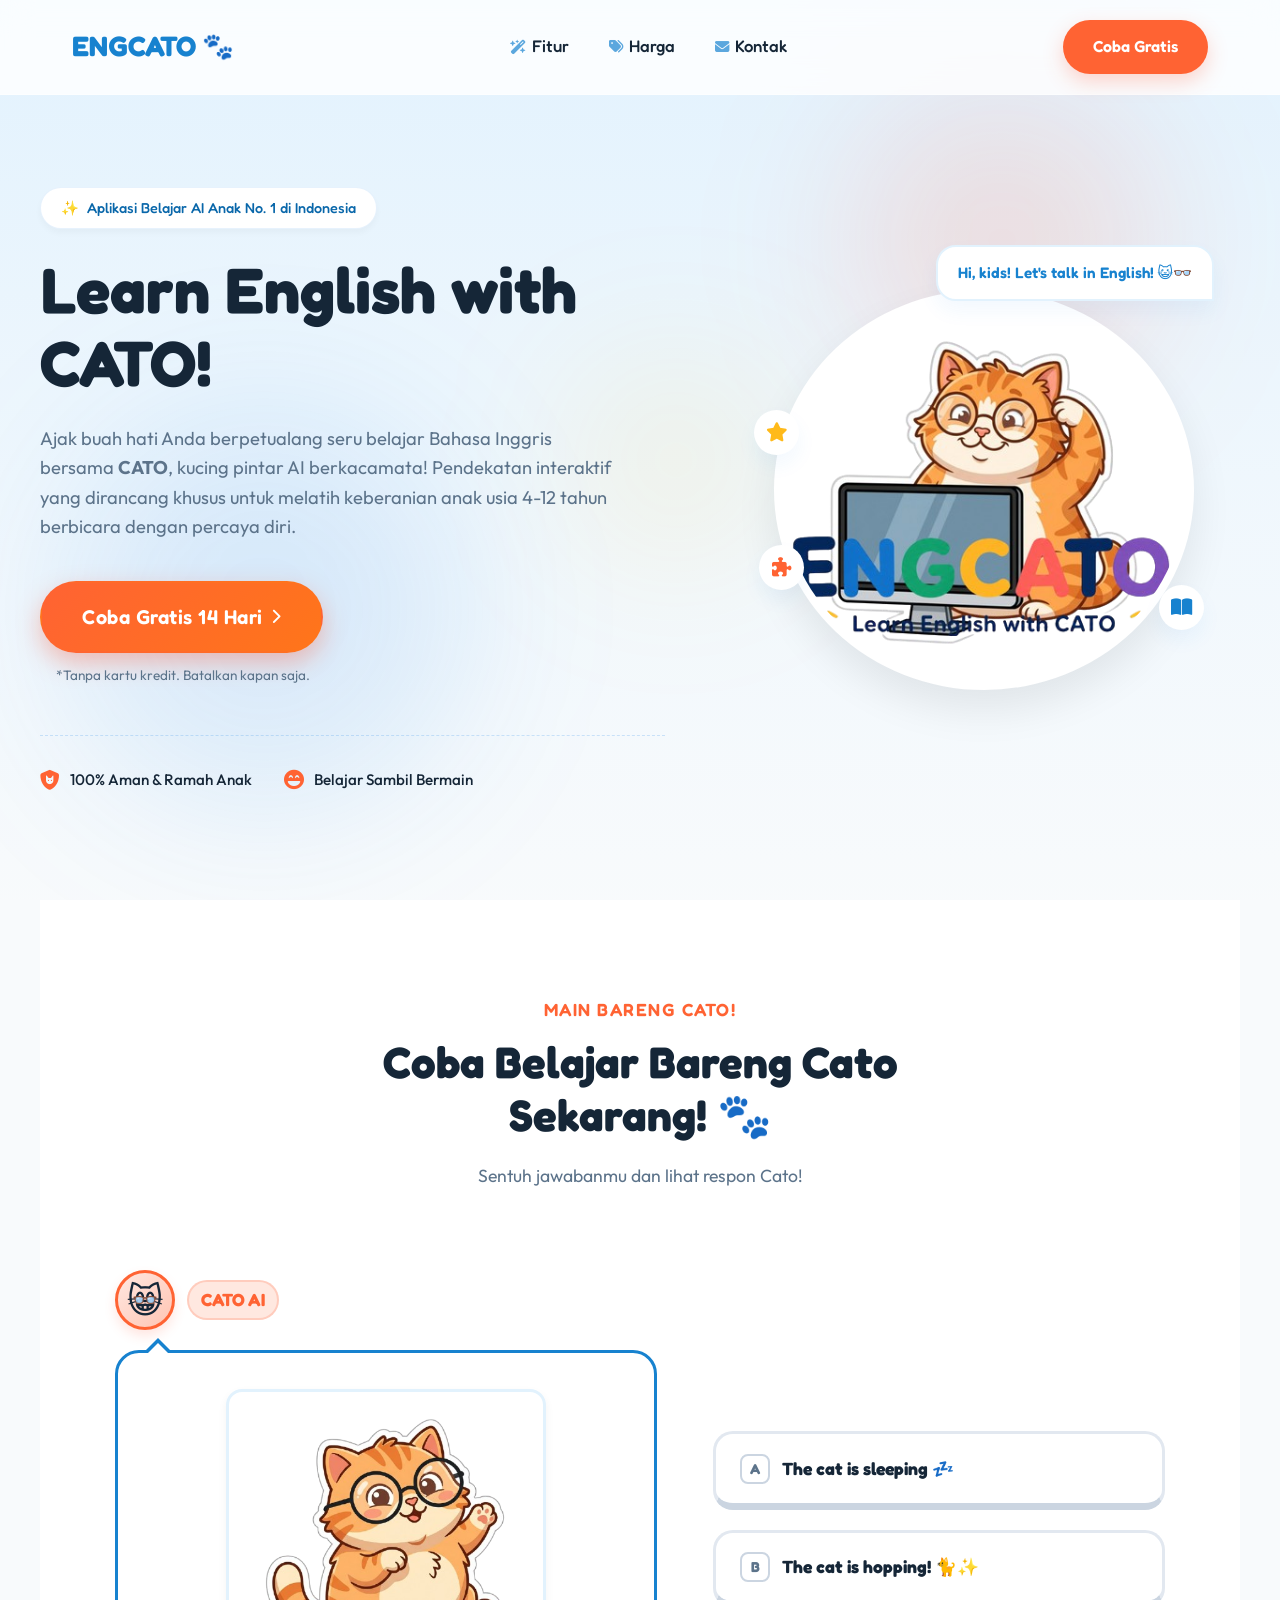
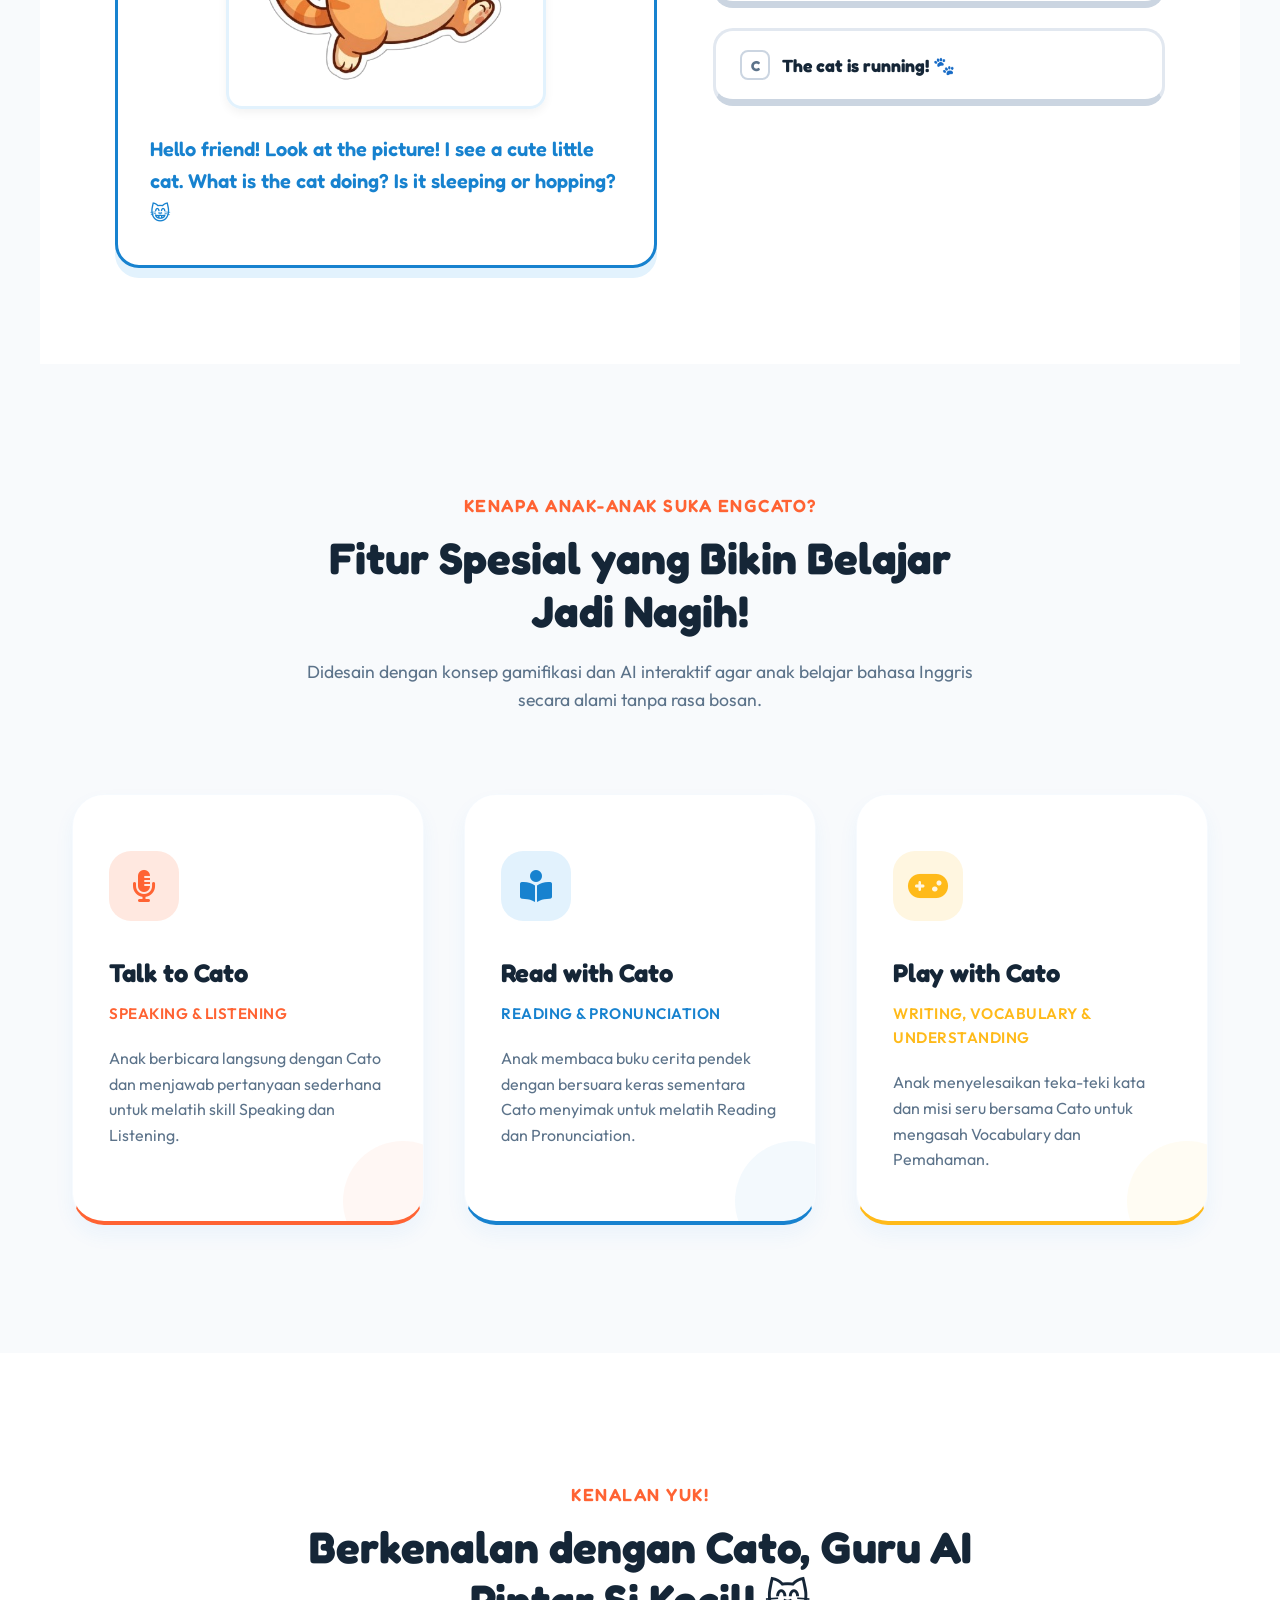
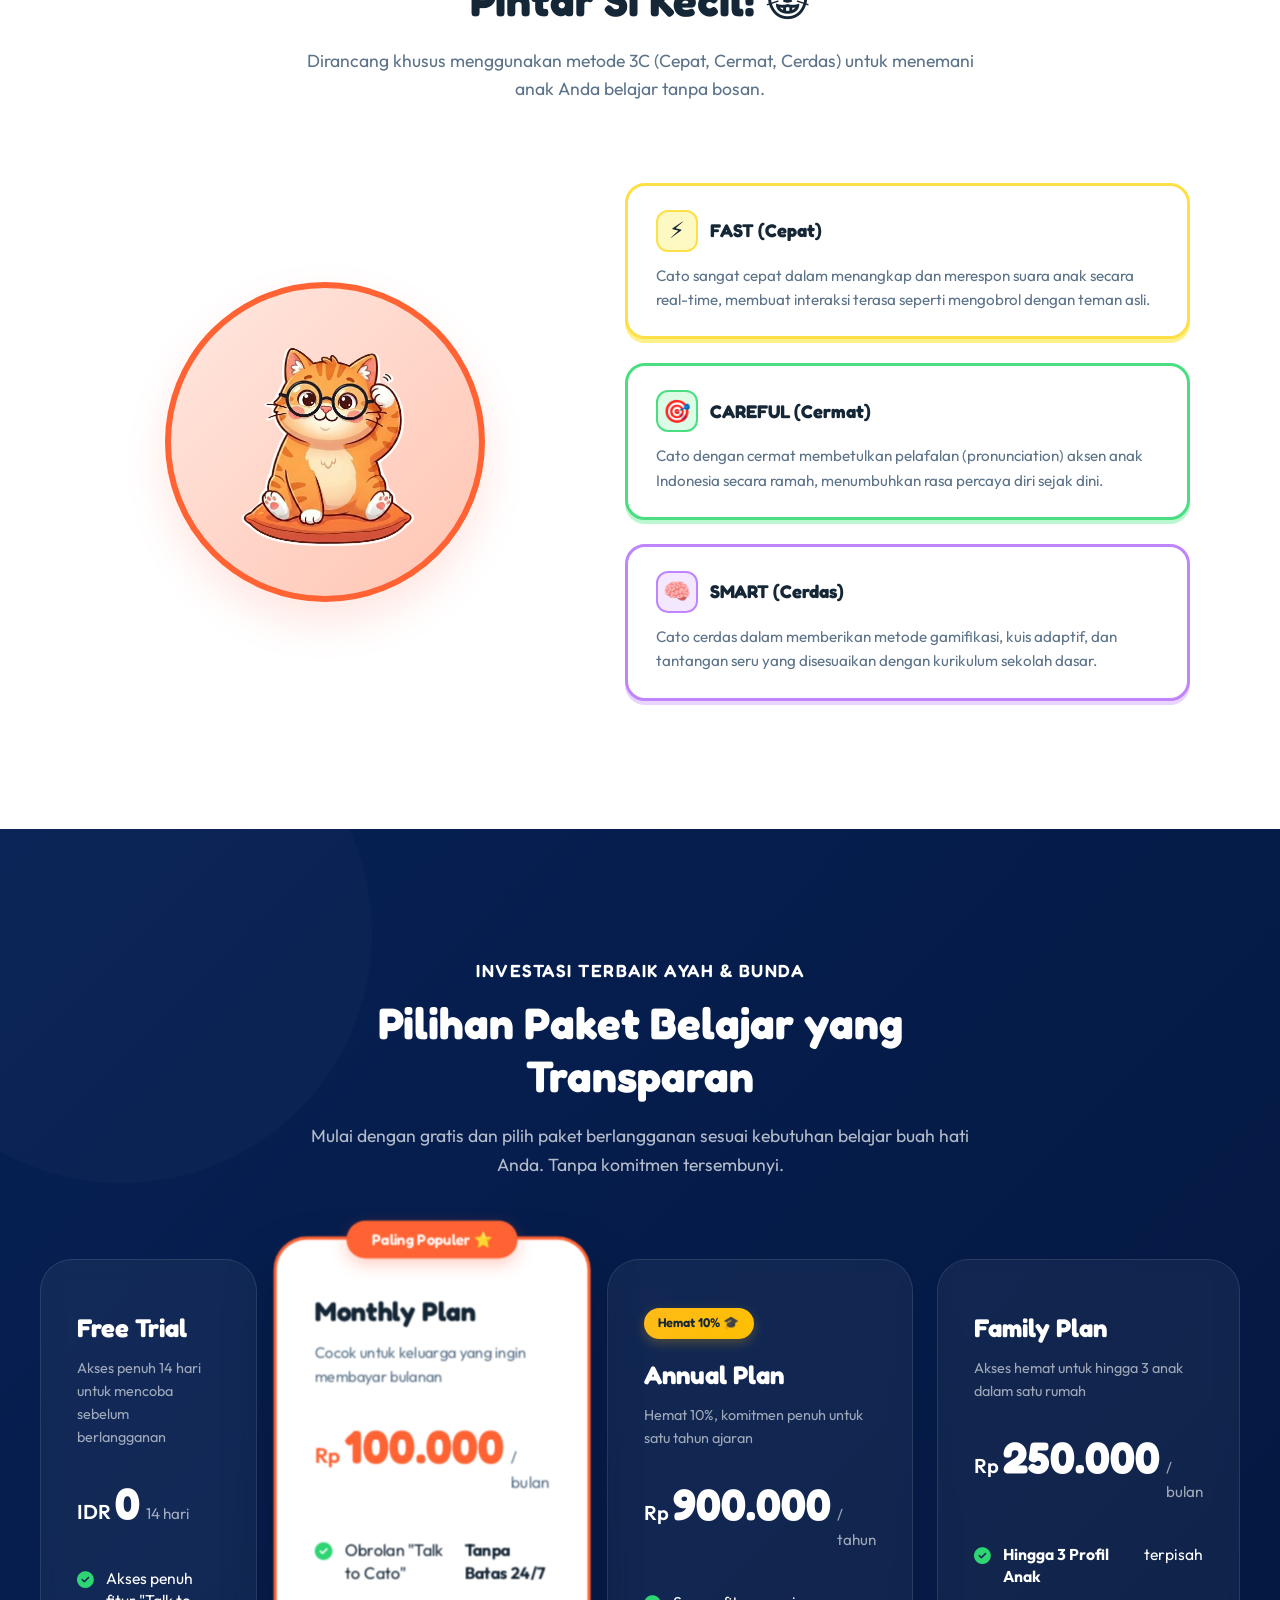
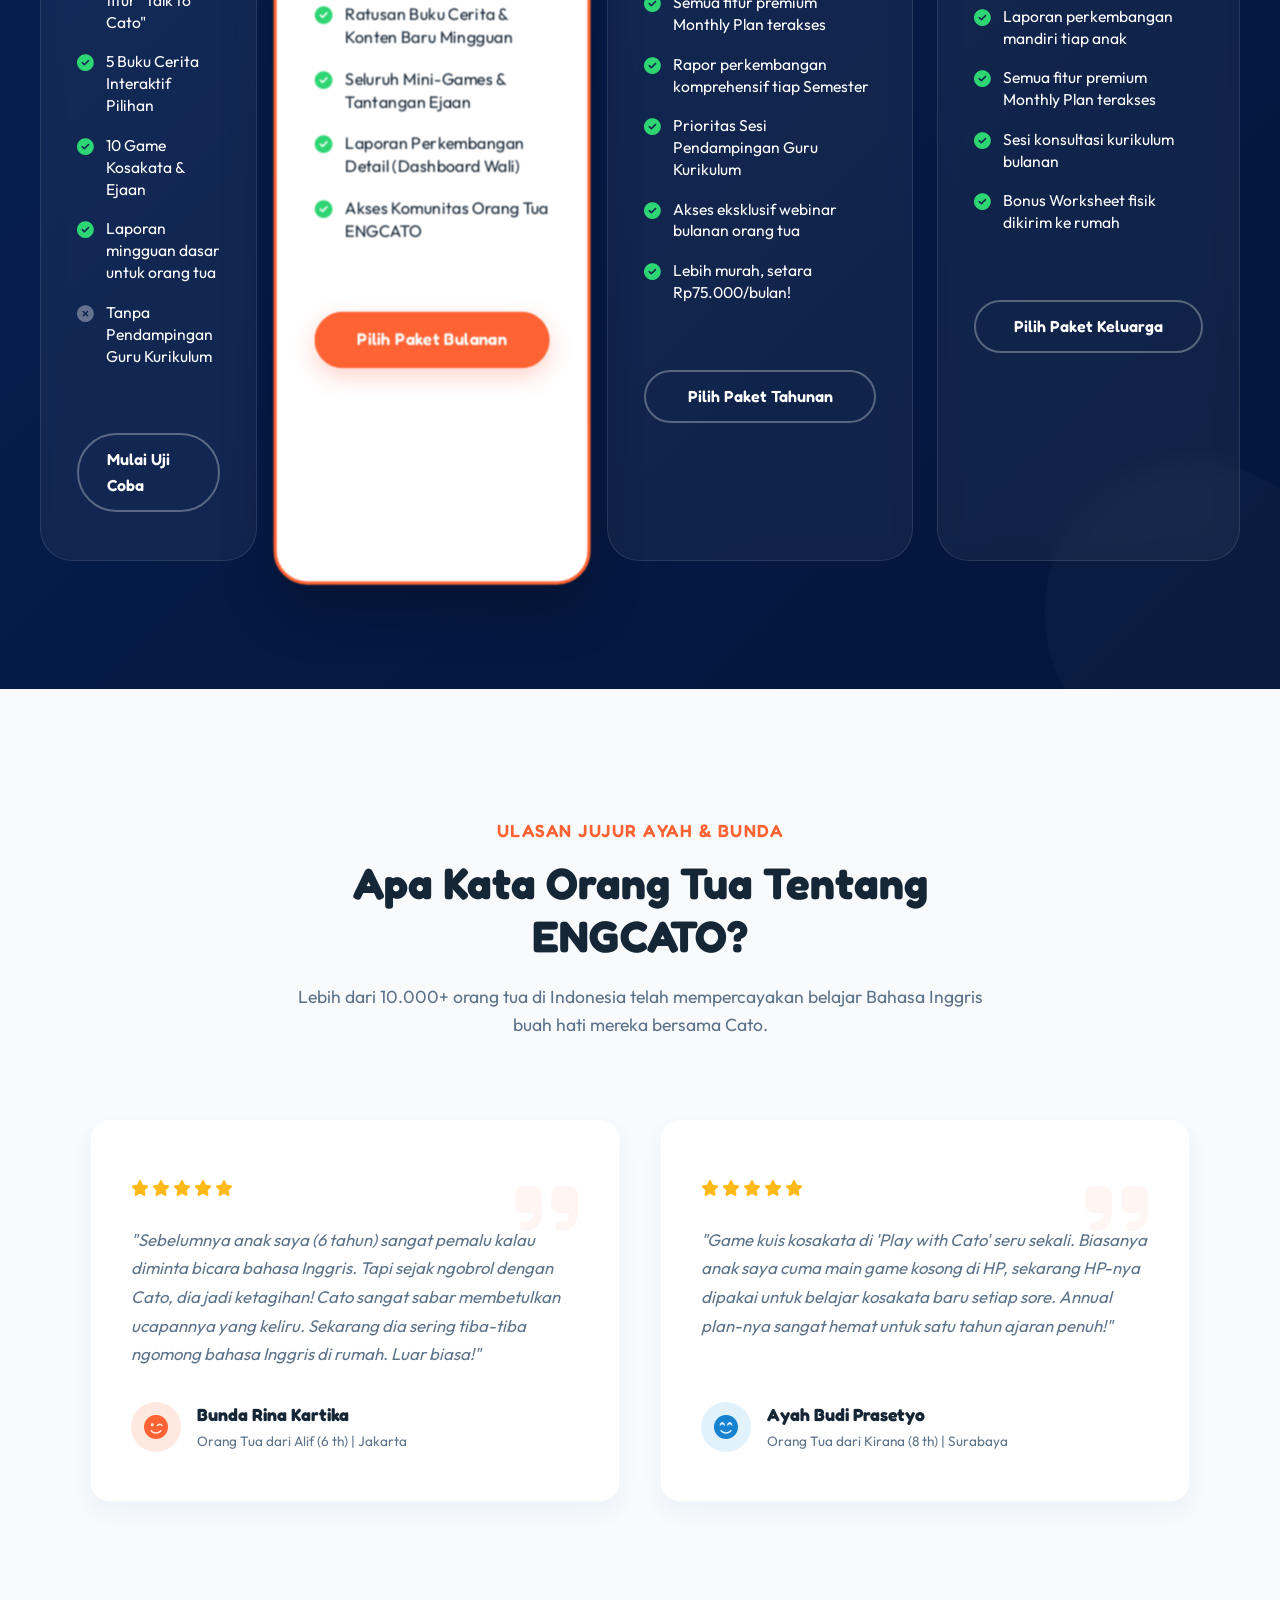
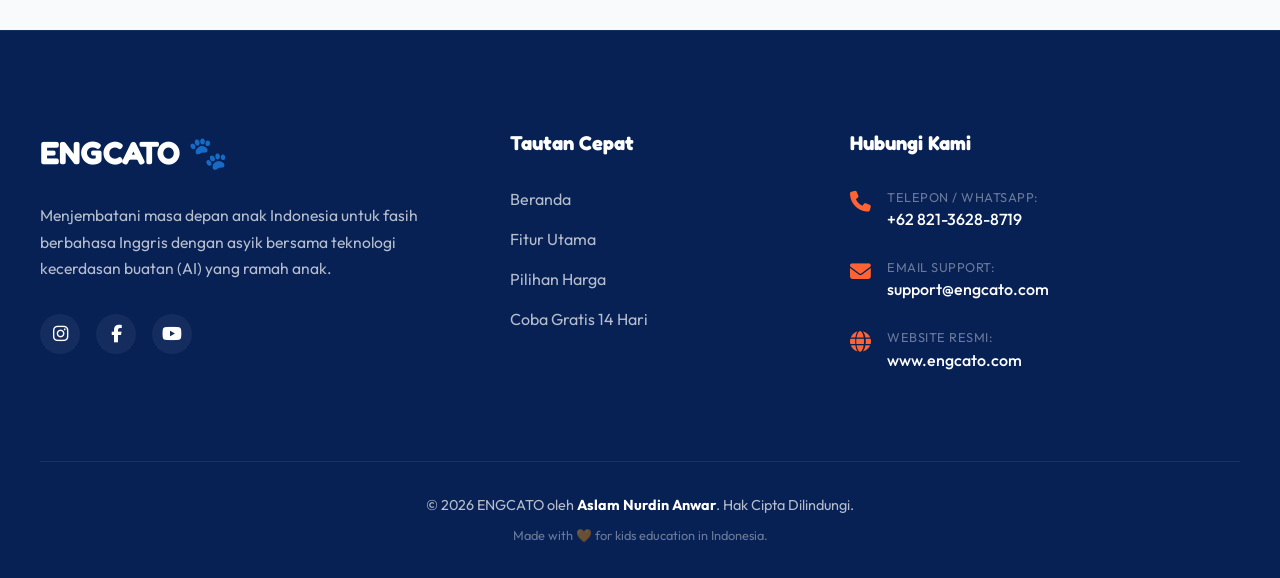
<file: index.html>
<!DOCTYPE html>
<html lang="id">
<head>
  <meta charset="UTF-8">
  <!-- Membuat halaman web responsif di semua perangkat (HP, Tablet, Laptop) -->
  <meta name="viewport" content="width=device-width, initial-scale=1.0">
  <title>ENGCATO - Learn English with CATO! | Aplikasi Belajar Bahasa Inggris Anak Berbasis AI</title>
  
  <!-- Deskripsi SEO Halaman -->
  <meta name="description" content="Belajar bahasa Inggris menyenangkan bersama CATO, kucing AI berkacamata! Didesain khusus untuk anak usia 4-12 tahun di Indonesia untuk belajar berbicara, membaca, dan menulis dengan seru.">
  
  <!-- Google Fonts: Fredoka (Font membulat ramah anak untuk judul) & Outfit (Font modern dan bersih untuk tulisan isi) -->
  <link rel="preconnect" href="https://fonts.googleapis.com">
  <link rel="preconnect" href="https://fonts.gstatic.com" crossorigin>
  <link href="https://fonts.googleapis.com/css2?family=Fredoka:wght@300..700&family=Outfit:wght@100..900&display=swap" rel="stylesheet">
  
  <!-- FontAwesome CDN untuk ikon-ikon cantik seperti bintang, buku, telepon, dsb. -->
  <link rel="stylesheet" href="https://cdnjs.cloudflare.com/ajax/libs/font-awesome/6.4.0/css/all.min.css">
  
  <!-- Menghubungkan file HTML ini dengan file style.css untuk mengatur tampilan visual -->
  <link rel="stylesheet" href="style.css">
</head>
<body>

  <!-- ==================== 1. NAVBAR (NAVIGASI ATAS) ==================== -->
  <!-- Header berisi logo dan menu navigasi. Didesain melayang (sticky) dengan efek kaca buram (glassmorphism) -->
  <header class="navbar-container">
    <div class="navbar-content">
      <!-- Logo brand dengan emoji cakar kucing lucu -->
      <a href="#" class="logo" id="nav-logo">
        ENGCATO<span>🐾</span>
      </a>

      <!-- Menu navigasi untuk layar desktop -->
      <nav class="nav-menu" id="nav-menu">
        <a href="#features" class="nav-link"><i class="fa-solid fa-wand-magic-sparkles"></i> Fitur</a>
        <a href="#pricing" class="nav-link"><i class="fa-solid fa-tags"></i> Harga</a>
        <a href="#contact" class="nav-link"><i class="fa-solid fa-envelope"></i> Kontak</a>
      </nav>

      <!-- Tombol aksi cepat dan tombol hamburger menu (untuk tampilan mobile) -->
      <div class="nav-actions">
        <a href="app.html" class="btn btn-primary btn-nav">Coba Gratis</a>
        <!-- Tombol hamburger yang akan muncul di layar HP untuk membuka menu -->
        <button class="menu-toggle" id="menu-toggle" aria-label="Buka Menu">
          <i class="fa-solid fa-bars"></i>
        </button>
      </div>
    </div>
  </header>


  <!-- ==================== 2. HERO SECTION (HALAMAN UTAMA/PERTAMA) ==================== -->
  <!-- Bagian pembuka website yang menarik perhatian, berisi slogan utama, tombol ajakan bertindak (CTA), dan maskot CATO -->
  <section class="hero-section" id="hero">
    <div class="hero-background-shapes">
      <!-- Bentuk-bentuk dekorasi abstrak di latar belakang agar terlihat dinamis -->
      <div class="shape shape-1"></div>
      <div class="shape shape-2"></div>
      <div class="shape shape-3"></div>
    </div>
    
    <div class="hero-container">
      <!-- Kolom Kiri: Teks Promosi & Tombol CTA -->
      <div class="hero-text">
        <div class="badge-promo">
          <span class="badge-icon">✨</span> Aplikasi Belajar AI Anak No. 1 di Indonesia
        </div>
        <h1 class="hero-title">Learn English with CATO!</h1>
        <p class="hero-description">
          Ajak buah hati Anda berpetualang seru belajar Bahasa Inggris bersama <strong>CATO</strong>, kucing pintar AI berkacamata! Pendekatan interaktif yang dirancang khusus untuk melatih keberanian anak usia 4-12 tahun berbicara dengan percaya diri.
        </p>
        
        <!-- Area Tombol CTA Utama -->
        <div class="hero-cta-group">
          <!-- id="hero-cta-btn" digunakan untuk memicu modal JavaScript -->
          <a href="app.html" id="hero-cta-btn" class="btn btn-large btn-cta animate-pulse">
            Coba Gratis 14 Hari <i class="fa-solid fa-chevron-right icon-btn"></i>
          </a>
          <span class="cta-note">*Tanpa kartu kredit. Batalkan kapan saja.</span>
        </div>

        <!-- Fitur Keunggulan Singkat (Trust Indicators) -->
        <div class="hero-benefits">
          <div class="benefit-item">
            <i class="fa-solid fa-shield-cat benefit-icon"></i>
            <span>100% Aman & Ramah Anak</span>
          </div>
          <div class="benefit-item">
            <i class="fa-solid fa-face-laugh-beam benefit-icon"></i>
            <span>Belajar Sambil Bermain</span>
          </div>
        </div>
      </div>

      <!-- Kolom Kanan: Ilustrasi Maskot CATO dengan Efek Interaktif -->
      <div class="hero-visual">
        <div class="mascot-wrapper">
          <!-- Balon percakapan interaktif dari CATO -->
          <div class="chat-bubble-cato">
            <span class="chat-text">Hi, kids! Let's talk in English! 😺👓</span>
            <div class="chat-arrow"></div>
          </div>
          
          <!-- Latar belakang lingkaran bercahaya untuk maskot -->
          <div class="mascot-bg-glow"></div>
          
          <!-- Gambar Maskot CATO (Menggunakan gambar yang berada di root folder agar terbaca di Vercel) -->
          <img src="cato_mascot.png" alt="CATO - Maskot Kucing Oranye Berkacamata" class="mascot-img">
          
          <!-- Elemen melayang dekoratif (bintang, buku) -->
          <div class="floating-item float-star"><i class="fa-solid fa-star"></i></div>
          <div class="floating-item float-book"><i class="fa-solid fa-book-open"></i></div>
          <div class="floating-item float-game"><i class="fa-solid fa-puzzle-piece"></i></div>
        </div>
      </div>
    </div>
  </section>


  <!-- ==================== INTERACTIVE LEARNING SIMULATOR ==================== -->
  <!-- Komponen simulasi belajar interaktif bareng Cato bergaya Duolingo -->
  <section class="simulator-section" id="simulator">
    <div class="section-header">
      <span class="section-tagline">Main Bareng Cato!</span>
      <h2 class="section-title">Coba Belajar Bareng Cato Sekarang! 🐾</h2>
      <p class="section-subtitle">Sentuh jawabanmu dan lihat respon Cato!</p>
    </div>

    <div class="simulator-container">
      <!-- Sisi Kiri: Chat Dialog Box & Cato Avatar -->
      <div class="simulator-dialog-wrapper">
        <div class="simulator-avatar-container">
          <div class="simulator-cato-avatar">
            <span class="cato-emoji">😸</span>
            <div class="avatar-glasses">👓</div>
          </div>
          <span class="cato-name">CATO AI</span>
        </div>
        
        <div class="simulator-speech-bubble">
          <!-- Gambar Materi Belajar Simulator -->
          <div class="simulator-media-box">
            <img src="cat_hopping.png" alt="Cat Hopping" class="simulator-media-img">
          </div>
          
          <p id="cato-sim-text">Hello friend! Look at the picture! I see a cute little cat. What is the cat doing? Is it sleeping or hopping? 😸</p>
          
          <!-- Tombol CTA tersembunyi, muncul setelah anak menjawab -->
          <div id="sim-cta-container" class="sim-cta-hidden">
            <button id="btn-sim-cta" class="btn btn-primary btn-bounce">
              Seru Kan? Yuk Cobain Free Trial dan Main Bareng CATO 🚀
            </button>
          </div>
        </div>
      </div>

      <!-- Sisi Kanan: Pilihan Jawaban Interaktif (Tombol Opsi 3D) -->
      <div class="simulator-options-container">
        <button class="sim-option-btn" data-response="sleeping">
          <span class="option-letter">A</span> The cat is sleeping 💤
        </button>
        <button class="sim-option-btn" data-response="hopping">
          <span class="option-letter">B</span> The cat is hopping! 🐈✨
        </button>
        <button class="sim-option-btn" data-response="running">
          <span class="option-letter">C</span> The cat is running! 🐾
        </button>
      </div>
    </div>
  </section>


  <!-- ==================== 3. FEATURES SECTION (FITUR UTAMA) ==================== -->
  <!-- Menjelaskan mengapa anak-anak menyukai ENGCATO dengan 3 kartu fitur utama -->
  <section class="features-section" id="features">
    <div class="section-header">
      <span class="section-tagline">Kenapa Anak-Anak Suka ENGCATO?</span>
      <h2 class="section-title">Fitur Spesial yang Bikin Belajar Jadi Nagih!</h2>
      <p class="section-subtitle">Didesain dengan konsep gamifikasi dan AI interaktif agar anak belajar bahasa Inggris secara alami tanpa rasa bosan.</p>
    </div>

    <div class="features-grid">
      <!-- Kartu Fitur 1: Talk to Cato -->
      <div class="feature-card coral-theme" id="feature-talk">
        <div class="feature-icon-box">
          <i class="fa-solid fa-microphone-lines"></i>
        </div>
        <h3 class="feature-card-title">Talk to Cato</h3>
        <p class="feature-card-subtitle">Speaking & Listening</p>
        <p class="feature-card-description">
          Anak berbicara langsung dengan Cato dan menjawab pertanyaan sederhana untuk melatih skill Speaking dan Listening.
        </p>
        <div class="card-wave"></div>
      </div>

      <!-- Kartu Fitur 2: Read with Cato -->
      <div class="feature-card blue-theme" id="feature-read">
        <div class="feature-icon-box">
          <i class="fa-solid fa-book-open-reader"></i>
        </div>
        <h3 class="feature-card-title">Read with Cato</h3>
        <p class="feature-card-subtitle">Reading & Pronunciation</p>
        <p class="feature-card-description">
          Anak membaca buku cerita pendek dengan bersuara keras sementara Cato menyimak untuk melatih Reading dan Pronunciation.
        </p>
        <div class="card-wave"></div>
      </div>

      <!-- Kartu Fitur 3: Play with Cato -->
      <div class="feature-card yellow-theme" id="feature-play">
        <div class="feature-icon-box">
          <i class="fa-solid fa-gamepad"></i>
        </div>
        <h3 class="feature-card-title">Play with Cato</h3>
        <p class="feature-card-subtitle">Writing, Vocabulary & Understanding</p>
        <p class="feature-card-description">
          Anak menyelesaikan teka-teki kata dan misi seru bersama Cato untuk mengasah Vocabulary dan Pemahaman.
        </p>
        <div class="card-wave"></div>
      </div>
    </div>
  </section>


  <!-- ==================== MEET YOUR AI TUTOR SECTION ==================== -->
  <!-- Memperkenalkan maskot CATO AI Tutor dengan tata letak dua kolom -->
  <section class="meet-tutor-section" id="meet-tutor">
    <div class="section-header">
      <span class="section-tagline">Kenalan Yuk!</span>
      <h2 class="section-title">Berkenalan dengan Cato, Guru AI Pintar Si Kecil! 😸</h2>
      <p class="section-subtitle">Dirancang khusus menggunakan metode 3C (Cepat, Cermat, Cerdas) untuk menemani anak Anda belajar tanpa bosan.</p>
    </div>

    <div class="tutor-container">
      <!-- Kolom Kiri: Visual Maskot -->
      <div class="tutor-visual-col">
        <div class="tutor-img-frame">
          <img src="cato.png" alt="Cat Hopping" class="cato-profile-img">
        </div>
      </div>

      <!-- Kolom Kanan: Branding Nilai Karakter -->
      <div class="tutor-cards-col">
        <!-- Kartu 1: Fast -->
        <div class="tutor-card border-yellow">
          <div class="tutor-card-header">
            <span class="tutor-card-icon bg-yellow-soft">⚡</span>
            <h3 class="tutor-card-title">FAST (Cepat)</h3>
          </div>
          <p class="tutor-card-text">
            Cato sangat cepat dalam menangkap dan merespon suara anak secara real-time, membuat interaksi terasa seperti mengobrol dengan teman asli.
          </p>
        </div>

        <!-- Kartu 2: Careful -->
        <div class="tutor-card border-green">
          <div class="tutor-card-header">
            <span class="tutor-card-icon bg-green-soft">🎯</span>
            <h3 class="tutor-card-title">CAREFUL (Cermat)</h3>
          </div>
          <p class="tutor-card-text">
            Cato dengan cermat membetulkan pelafalan (pronunciation) aksen anak Indonesia secara ramah, menumbuhkan rasa percaya diri sejak dini.
          </p>
        </div>

        <!-- Kartu 3: Smart -->
        <div class="tutor-card border-purple">
          <div class="tutor-card-header">
            <span class="tutor-card-icon bg-purple-soft">🧠</span>
            <h3 class="tutor-card-title">SMART (Cerdas)</h3>
          </div>
          <p class="tutor-card-text">
            Cato cerdas dalam memberikan metode gamifikasi, kuis adaptif, dan tantangan seru yang disesuaikan dengan kurikulum sekolah dasar.
          </p>
        </div>
      </div>
    </div>
  </section>


  <!-- ==================== 4. PRICING SECTION (PAKET HARGA) ==================== -->
  <!-- Kartu paket harga transparan yang menarik bagi orang tua. Dilengkapi ornamen pendukung trust -->
  <section class="pricing-section" id="pricing">
    <div class="pricing-background-decoration">
      <div class="bubble bubble-1"></div>
      <div class="bubble bubble-2"></div>
    </div>
    
    <div class="section-header">
      <span class="section-tagline text-white">Investasi Terbaik Ayah & Bunda</span>
      <h2 class="section-title text-white">Pilihan Paket Belajar yang Transparan</h2>
      <p class="section-subtitle text-white-muted">Mulai dengan gratis dan pilih paket berlangganan sesuai kebutuhan belajar buah hati Anda. Tanpa komitmen tersembunyi.</p>
    </div>

    <!-- Tampilan grid diperluas menjadi 4 kartu untuk menampung Annual Plan -->
    <div class="pricing-grid">
      <!-- Paket 1: Free Trial (Pemicu Modal) -->
      <div class="pricing-card" id="price-free">
        <div class="pricing-header">
          <h3 class="pricing-name">Free Trial</h3>
          <p class="pricing-description">Akses penuh 14 hari untuk mencoba sebelum berlangganan</p>
          <div class="pricing-price">
            <span class="currency">IDR</span>
            <span class="amount">0</span>
            <span class="period">14 hari</span>
          </div>
        </div>
        <div class="pricing-features">
          <ul>
            <li><i class="fa-solid fa-circle-check text-success"></i> Akses penuh fitur "Talk to Cato"</li>
            <li><i class="fa-solid fa-circle-check text-success"></i> 5 Buku Cerita Interaktif Pilihan</li>
            <li><i class="fa-solid fa-circle-check text-success"></i> 10 Game Kosakata & Ejaan</li>
            <li><i class="fa-solid fa-circle-check text-success"></i> Laporan mingguan dasar untuk orang tua</li>
            <li><i class="fa-solid fa-circle-xmark text-muted"></i> Tanpa Pendampingan Guru Kurikulum</li>
          </ul>
        </div>
        <div class="pricing-action">
          <!-- id="free-trial-btn" digunakan untuk memicu modal JavaScript -->
          <a href="#pricing" id="cta-whatsapp" class="btn btn-outline btn-full">Mulai Uji Coba</a>
        </div>
      </div>

      <!-- Paket 2: Monthly Plan (Kombinasi Warna Utama / Terpopuler) -->
      <div class="pricing-card popular" id="price-monthly">
        <div class="popular-badge">Paling Populer ⭐</div>
        <div class="pricing-header">
          <h3 class="pricing-name">Monthly Plan</h3>
          <p class="pricing-description">Cocok untuk keluarga yang ingin membayar bulanan</p>
          <div class="pricing-price">
            <span class="currency">Rp</span>
            <span class="amount">100.000</span>
            <span class="period">/ bulan</span>
          </div>
        </div>
        <div class="pricing-features">
          <ul>
            <li><i class="fa-solid fa-circle-check text-success"></i> Obrolan "Talk to Cato" <strong>Tanpa Batas 24/7</strong></li>
            <li><i class="fa-solid fa-circle-check text-success"></i> Ratusan Buku Cerita & Konten Baru Mingguan</li>
            <li><i class="fa-solid fa-circle-check text-success"></i> Seluruh Mini-Games & Tantangan Ejaan</li>
            <li><i class="fa-solid fa-circle-check text-success"></i> Laporan Perkembangan Detail (Dashboard Wali)</li>
            <li><i class="fa-solid fa-circle-check text-success"></i> Akses Komunitas Orang Tua ENGCATO</li>
          </ul>
        </div>
        <div class="pricing-action">
          <a href="#pricing" class="btn btn-primary btn-full animate-bounce">Pilih Paket Bulanan</a>
        </div>
      </div>

      <!-- Paket 3: Annual Plan [BARU] (Komitmen penuh hemat 10%) -->
      <div class="pricing-card" id="price-annual">
        <div class="pricing-header">
          <div class="annual-saving-badge">Hemat 10% 🎓</div>
          <h3 class="pricing-name">Annual Plan</h3>
          <p class="pricing-description">Hemat 10%, komitmen penuh untuk satu tahun ajaran</p>
          <div class="pricing-price">
            <span class="currency">Rp</span>
            <span class="amount">900.000</span>
            <span class="period">/ tahun</span>
          </div>
        </div>
        <div class="pricing-features">
          <ul>
            <li><i class="fa-solid fa-circle-check text-success"></i> Semua fitur premium Monthly Plan terakses</li>
            <li><i class="fa-solid fa-circle-check text-success"></i> Rapor perkembangan komprehensif tiap Semester</li>
            <li><i class="fa-solid fa-circle-check text-success"></i> Prioritas Sesi Pendampingan Guru Kurikulum</li>
            <li><i class="fa-solid fa-circle-check text-success"></i> Akses eksklusif webinar bulanan orang tua</li>
            <li><i class="fa-solid fa-circle-check text-success"></i> Lebih murah, setara Rp75.000/bulan!</li>
          </ul>
        </div>
        <div class="pricing-action">
          <a href="#pricing" class="btn btn-outline btn-full">Pilih Paket Tahunan</a>
        </div>
      </div>

      <!-- Paket 4: Family Plan (Akses hemat keluarga) -->
      <div class="pricing-card" id="price-family">
        <div class="pricing-header">
          <h3 class="pricing-name">Family Plan</h3>
          <p class="pricing-description">Akses hemat untuk hingga 3 anak dalam satu rumah</p>
          <div class="pricing-price">
            <span class="currency">Rp</span>
            <span class="amount">250.000</span>
            <span class="period">/ bulan</span>
          </div>
        </div>
        <div class="pricing-features">
          <ul>
            <li><i class="fa-solid fa-circle-check text-success"></i> <strong>Hingga 3 Profil Anak</strong> terpisah</li>
            <li><i class="fa-solid fa-circle-check text-success"></i> Laporan perkembangan mandiri tiap anak</li>
            <li><i class="fa-solid fa-circle-check text-success"></i> Semua fitur premium Monthly Plan terakses</li>
            <li><i class="fa-solid fa-circle-check text-success"></i> Sesi konsultasi kurikulum bulanan</li>
            <li><i class="fa-solid fa-circle-check text-success"></i> Bonus Worksheet fisik dikirim ke rumah</li>
          </ul>
        </div>
        <div class="pricing-action">
          <a href="#pricing" class="btn btn-outline btn-full">Pilih Paket Keluarga</a>
        </div>
      </div>
    </div>
  </section>


  <!-- ==================== 5. TESTIMONI ORANG TUA ==================== -->
  <!-- Menampilkan ulasan fiktif dari orang tua yang puas dengan aplikasi ENGCATO -->
  <section class="testimonials-section" id="testimonials">
    <div class="section-header">
      <span class="section-tagline">Ulasan Jujur Ayah & Bunda</span>
      <h2 class="section-title">Apa Kata Orang Tua Tentang ENGCATO?</h2>
      <p class="section-subtitle">Lebih dari 10.000+ orang tua di Indonesia telah mempercayakan belajar Bahasa Inggris buah hati mereka bersama Cato.</p>
    </div>

    <div class="testimonials-grid">
      <!-- Testimoni 1: Bunda di Jakarta -->
      <div class="testimonial-card">
        <div class="testimonial-stars">
          <i class="fa-solid fa-star"></i>
          <i class="fa-solid fa-star"></i>
          <i class="fa-solid fa-star"></i>
          <i class="fa-solid fa-star"></i>
          <i class="fa-solid fa-star"></i>
        </div>
        <p class="testimonial-quote">
          "Sebelumnya anak saya (6 tahun) sangat pemalu kalau diminta bicara bahasa Inggris. Tapi sejak ngobrol dengan Cato, dia jadi ketagihan! Cato sangat sabar membetulkan ucapannya yang keliru. Sekarang dia sering tiba-tiba ngomong bahasa Inggris di rumah. Luar biasa!"
        </p>
        <div class="testimonial-author">
          <div class="author-avatar avatar-bunda">
            <i class="fa-solid fa-face-smile-wink"></i>
          </div>
          <div class="author-info">
            <h4 class="author-name">Bunda Rina Kartika</h4>
            <p class="author-meta">Orang Tua dari Alif (6 th) | Jakarta</p>
          </div>
        </div>
        <div class="quote-icon"><i class="fa-solid fa-quote-right"></i></div>
      </div>

      <!-- Testimoni 2: Ayah di Surabaya -->
      <div class="testimonial-card">
        <div class="testimonial-stars">
          <i class="fa-solid fa-star"></i>
          <i class="fa-solid fa-star"></i>
          <i class="fa-solid fa-star"></i>
          <i class="fa-solid fa-star"></i>
          <i class="fa-solid fa-star"></i>
        </div>
        <p class="testimonial-quote">
          "Game kuis kosakata di 'Play with Cato' seru sekali. Biasanya anak saya cuma main game kosong di HP, sekarang HP-nya dipakai untuk belajar kosakata baru setiap sore. Annual plan-nya sangat hemat untuk satu tahun ajaran penuh!"
        </p>
        <div class="testimonial-author">
          <div class="author-avatar avatar-ayah">
            <i class="fa-solid fa-face-smile-beam"></i>
          </div>
          <div class="author-info">
            <h4 class="author-name">Ayah Budi Prasetyo</h4>
            <p class="author-meta">Orang Tua dari Kirana (8 th) | Surabaya</p>
          </div>
        </div>
        <div class="quote-icon"><i class="fa-solid fa-quote-right"></i></div>
      </div>
    </div>
  </section>


  <!-- ==================== 6. FOOTER (BAGIAN BAWAH & KONTAK) ==================== -->
  <!-- Menyajikan informasi legalitas hak cipta, kontak telepon Whatsapp, website, dan navigasi tambahan -->
  <footer class="footer-section" id="contact">
    <div class="footer-container">
      <!-- Kolom Info Perusahaan -->
      <div class="footer-column brand-col">
        <a href="#" class="footer-logo">
          ENGCATO<span>🐾</span>
        </a>
        <p class="footer-tagline">
          Menjembatani masa depan anak Indonesia untuk fasih berbahasa Inggris dengan asyik bersama teknologi kecerdasan buatan (AI) yang ramah anak.
        </p>
        <div class="social-links">
          <a href="#" aria-label="Instagram"><i class="fa-brands fa-instagram"></i></a>
          <a href="#" aria-label="Facebook"><i class="fa-brands fa-facebook-f"></i></a>
          <a href="#" aria-label="YouTube"><i class="fa-brands fa-youtube"></i></a>
        </div>
      </div>

      <!-- Kolom Tautan Navigasi Cepat -->
      <div class="footer-column">
        <h4 class="footer-title">Tautan Cepat</h4>
        <ul class="footer-links">
          <li><a href="#hero">Beranda</a></li>
          <li><a href="#features">Fitur Utama</a></li>
          <li><a href="#pricing">Pilihan Harga</a></li>
          <li><a href="#pricing" class="btn-scroll-to-cta">Coba Gratis 14 Hari</a></li>
        </ul>
      </div>

      <!-- Kolom Informasi Kontak Langsung -->
      <div class="footer-column contact-col">
        <h4 class="footer-title">Hubungi Kami</h4>
        <ul class="contact-info">
          <li>
            <i class="fa-solid fa-phone contact-icon"></i>
            <div>
              <span class="contact-label">Telepon / WhatsApp:</span>
              <a href="https://wa.me/6282136288719" target="_blank" rel="noopener noreferrer" class="contact-value">+62 821-3628-8719</a>
            </div>
          </li>
          <li>
            <i class="fa-solid fa-envelope contact-icon"></i>
            <div>
              <span class="contact-label">Email Support:</span>
              <a href="mailto:support@engcato.com" class="contact-value">support@engcato.com</a>
            </div>
          </li>
          <li>
            <i class="fa-solid fa-globe contact-icon"></i>
            <div>
              <span class="contact-label">Website Resmi:</span>
              <a href="https://www.engcato.com" target="_blank" rel="noopener noreferrer" class="contact-value">www.engcato.com</a>
            </div>
          </li>
        </ul>
      </div>
    </div>

    <!-- Garis Pembatas dan Hak Cipta -->
    <div class="footer-bottom">
      <div class="footer-bottom-content">
        <p>&copy; 2026 ENGCATO oleh <strong>Aslam Nurdin Anwar</strong>. Hak Cipta Dilindungi.</p>
        <p class="footer-sub-copyright">Made with 🧡 for kids education in Indonesia.</p>
      </div>
    </div>
  </footer>


  <!-- ==================== 6. CUSTOM MODAL (POP-UP PENDAFTARAN) ==================== -->
  <!-- Pop-up modal interaktif yang muncul ketika pendaftaran Free Trial berhasil dilakukan -->
  <div class="modal-backdrop" id="modal-free-trial">
    <div class="modal-box">
      <!-- Ornamen Ikon Kucing Cato Ceria di Bagian Atas Modal -->
      <div class="modal-cato-face">😸👓</div>
      
      <h3 class="modal-title">Pendaftaran Sukses!</h3>
      <p class="modal-message">
        Terima kasih telah memilih <strong>ENGCATO</strong>! Pendaftaran Free Trial Anda berhasil dikirim ke WhatsApp <span class="wa-highlight">+6282136288719</span>.
      </p>
      <div class="modal-whatsapp-note">
        <i class="fa-brands fa-whatsapp"></i> Cato akan segera menghubungi Ayah / Bunda dalam 5 menit.
      </div>
      
      <button class="btn btn-primary btn-modal-close" id="btn-close-modal">Tutup</button>
    </div>
  </div>


  <!-- ==================== SCRIPTS (LOGIKA HALAMAN) ==================== -->
  <!-- Menghubungkan file script.js eksternal yang bersih dan terpisah -->
  <script src="script.js"></script>
</body>
</html>
</file>
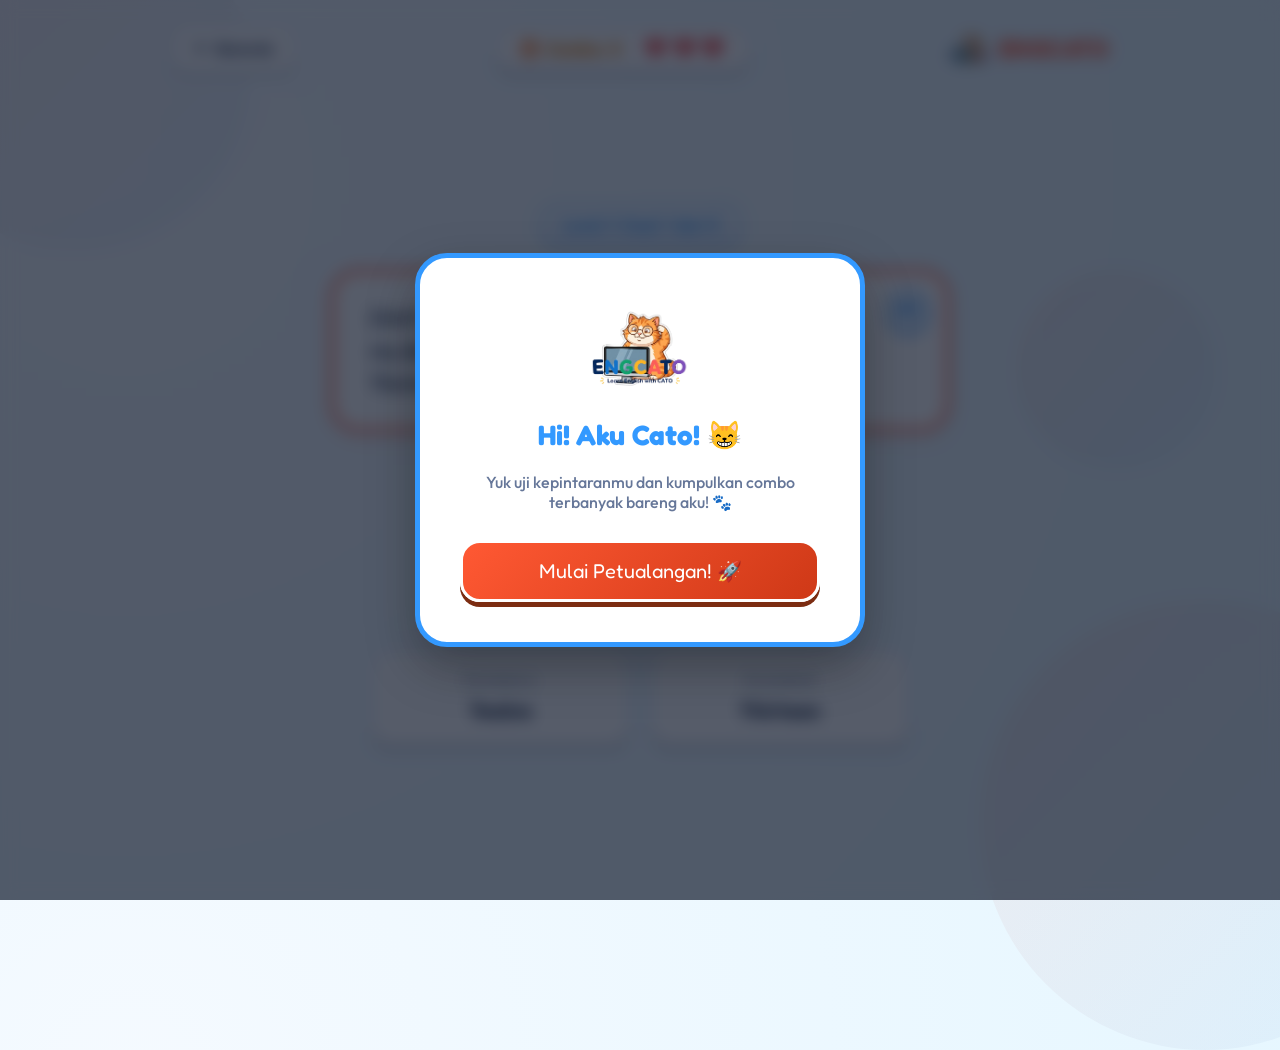
<file: app.html>
<!DOCTYPE html>
<html lang="id">
<head>
  <meta charset="UTF-8">
  <meta name="viewport" content="width=device-width, initial-scale=1.0">
  <title>Belajar Bareng Cato 🐾 | ENGCATO Workspace</title>
  
  <!-- Font Google: Fredoka (Rounded) & Outfit (Sans-Serif) + CDN FontAwesome -->
  <link rel="preconnect" href="https://fonts.googleapis.com">
  <link rel="preconnect" href="https://fonts.gstatic.com" crossorigin>
  <link href="https://fonts.googleapis.com/css2?family=Fredoka:wght@400;500;600;700&family=Outfit:wght@300;400;500;600;700;800&display=swap" rel="stylesheet">
  <link rel="stylesheet" href="https://cdnjs.cloudflare.com/ajax/libs/font-awesome/6.4.0/css/all.min.css">
  
  <style>
    /* VARIABLES & RESET SYSTEM */
    :root {
      --coral-primary: hsl(11, 100%, 60%);
      --coral-light: hsl(11, 100%, 96%);
      --coral-dark: hsl(11, 80%, 45%);
      --blue-primary: hsl(210, 100%, 60%);
      --blue-light: hsl(210, 100%, 96%);
      --blue-dark: hsl(210, 80%, 40%);
      --green-primary: hsl(142, 70%, 45%);
      --green-light: hsl(142, 70%, 95%);
      --green-dark: hsl(142, 70%, 30%);
      --yellow-primary: #fbbf24;
      --yellow-dark: #d97706;
      --text-dark: hsl(220, 40%, 20%);
      --text-muted: hsl(220, 20%, 50%);
      --bg-white: #ffffff;
      
      --font-title: 'Fredoka', sans-serif;
      --font-body: 'Outfit', sans-serif;
    }

    * {
      margin: 0;
      padding: 0;
      box-sizing: border-box;
    }

    body {
      font-family: var(--font-body);
      background: radial-gradient(circle at 10% 20%, hsl(210, 100%, 98%) 0%, hsl(200, 100%, 95%) 90%);
      color: var(--text-dark);
      min-height: 100vh;
      display: flex;
      flex-direction: column;
      align-items: center;
      overflow-x: hidden;
      position: relative;
    }

    /* BACKGROUND GRADIENT DECORATIONS */
    .bg-circle {
      position: absolute;
      border-radius: 50%;
      background: linear-gradient(135deg, rgba(255, 90, 54, 0.08) 0%, rgba(26, 128, 230, 0.05) 100%);
      z-index: 0;
      pointer-events: none;
    }
    .circle-1 { width: 350px; height: 350px; top: -100px; left: -100px; }
    .circle-2 { width: 450px; height: 450px; bottom: -150px; right: -150px; }
    .circle-3 { width: 200px; height: 200px; top: 30%; right: 5%; }

    /* HEADER & STATS CONTAINER */
    header {
      width: 100%;
      padding: 1.5rem 2rem 0.5rem 2rem;
      display: flex;
      justify-content: space-between;
      align-items: center;
      z-index: 10;
      max-width: 1000px;
    }

    .btn-back {
      display: inline-flex;
      align-items: center;
      gap: 0.5rem;
      padding: 0.75rem 1.25rem;
      background-color: var(--bg-white);
      color: var(--text-dark);
      border: 3px solid #e2e8f0;
      border-radius: 16px;
      font-family: var(--font-title);
      font-weight: 600;
      text-decoration: none;
      font-size: 0.95rem;
      transition: all 0.25s ease;
      box-shadow: 0 4px 0 #cbd5e1;
      z-index: 10;
    }

    .btn-back:hover {
      transform: translateY(-2px);
      box-shadow: 0 6px 0 #cbd5e1;
      border-color: var(--blue-primary);
      color: var(--blue-primary);
    }

    .btn-back:active {
      transform: translateY(2px);
      box-shadow: 0 2px 0 #cbd5e1;
    }

    /* GAME SYSTEM STATS (COMBO & HEALTH) */
    .game-stats {
      display: flex;
      align-items: center;
      gap: 1.5rem;
      background: var(--bg-white);
      padding: 0.6rem 1.5rem;
      border-radius: 20px;
      border: 3px solid #e2e8f0;
      box-shadow: 0 6px 0 #cbd5e1;
      transition: opacity 0.3s ease;
    }

    .combo-streak {
      font-family: var(--font-title);
      font-size: 1.1rem;
      font-weight: 700;
      color: var(--yellow-dark);
      display: flex;
      align-items: center;
      gap: 0.4rem;
    }

    .combo-streak i {
      font-size: 1.25rem;
      color: #f97316;
      animation: pulseStar 1.5s infinite;
    }

    .health-bar {
      display: flex;
      gap: 0.4rem;
    }

    .heart-icon {
      font-size: 1.35rem;
      color: #ef4444;
      transition: transform 0.3s cubic-bezier(0.175, 0.885, 0.32, 1.275);
    }

    .heart-icon.lost {
      color: #cbd5e1;
      transform: scale(0.85);
    }

    .logo-container {
      display: flex;
      align-items: center;
      gap: 0.5rem;
    }

    .logo-img {
      width: 42px;
      height: 42px;
      object-fit: contain;
    }

    .logo-text {
      font-family: var(--font-title);
      font-size: 1.5rem;
      font-weight: 700;
      color: var(--coral-primary);
      letter-spacing: 0.5px;
    }

    /* MAIN CONTAINER STAGE */
    .main-stage {
      flex: 1;
      display: flex;
      flex-direction: column;
      align-items: center;
      justify-content: center;
      width: 100%;
      max-width: 900px;
      padding: 1rem 2rem 3rem 2rem;
      z-index: 5;
      position: relative;
    }

    /* STAGES FOR SEAMLESS TRANSITIONS */
    .app-stage {
      width: 100%;
      display: flex;
      flex-direction: column;
      align-items: center;
      transition: opacity 0.5s ease, transform 0.5s ease;
    }

    .app-stage.hidden-stage {
      opacity: 0;
      transform: scale(0.95);
      pointer-events: none;
      display: none !important;
    }

    /* ==================================================== */
    /* KUIS WORKSPACE STAGE                                 */
    /* ==================================================== */
    .stage-title-banner {
      font-family: var(--font-title);
      font-size: 1.15rem;
      color: var(--blue-primary);
      background-color: var(--blue-light);
      padding: 0.5rem 1.25rem;
      border-radius: 20px;
      border: 2px solid #93c5fd;
      font-weight: 600;
      box-shadow: 0 4px 0 #bfdbfe;
      margin-bottom: 1.5rem;
    }

    .speech-bubble-container {
      position: relative;
      margin-bottom: 1.5rem;
      width: 100%;
      max-width: 620px;
    }

    .speech-bubble {
      background-color: var(--bg-white);
      border: 4px solid var(--coral-primary);
      border-radius: 28px;
      padding: 1.75rem 4rem 1.75rem 2.25rem;
      font-size: 1.3rem;
      line-height: 1.6;
      font-weight: 600;
      color: var(--text-dark);
      box-shadow: 0 10px 25px rgba(255, 90, 54, 0.08);
      position: relative;
      transition: all 0.3s cubic-bezier(0.25, 0.8, 0.25, 1);
    }

    .speech-bubble::after {
      content: '';
      position: absolute;
      bottom: -22px;
      left: 50%;
      transform: translateX(-50%);
      border-width: 22px 20px 0;
      border-style: solid;
      border-color: var(--coral-primary) transparent;
      display: block;
      width: 0;
    }

    .speech-bubble::before {
      content: '';
      position: absolute;
      bottom: -14px;
      left: 50%;
      transform: translateX(-50%);
      border-width: 18px 16px 0;
      border-style: solid;
      border-color: var(--bg-white) transparent;
      display: block;
      width: 0;
      z-index: 1;
    }

    .btn-speaker {
      position: absolute;
      top: 1.25rem;
      right: 1.25rem;
      width: 44px;
      height: 44px;
      border-radius: 50%;
      background-color: var(--blue-light);
      border: 2px solid var(--blue-primary);
      color: var(--blue-primary);
      display: flex;
      align-items: center;
      justify-content: center;
      cursor: pointer;
      font-size: 1.15rem;
      transition: all 0.2s ease;
      box-shadow: 0 3px 0 #93c5fd;
    }

    .btn-speaker:hover {
      transform: scale(1.08);
      background-color: var(--blue-primary);
      color: white;
    }

    .btn-speaker:active {
      transform: translateY(2px);
      box-shadow: 0 1px 0 #93c5fd;
    }

    .mascot-container {
      margin-bottom: 1.5rem;
      position: relative;
    }

    .cato-avatar-wrapper {
      position: relative;
      display: inline-block;
    }

    .cato-avatar {
      width: 165px;
      height: 165px;
      border-radius: 50%;
      background-color: var(--bg-white);
      border: 6px solid var(--blue-primary);
      box-shadow: 0 10px 25px rgba(26, 128, 230, 0.15);
      padding: 10px;
      object-fit: contain;
      animation: floatMascot 4s ease-in-out infinite;
      transition: all 0.3s ease;
    }

    .cato-avatar.state-correct {
      border-color: var(--green-primary);
      box-shadow: 0 10px 25px rgba(34, 197, 94, 0.25);
      animation: bounceCorrect 0.6s ease;
    }

    .cato-avatar.state-incorrect {
      border-color: var(--coral-primary);
      box-shadow: 0 10px 25px rgba(239, 68, 68, 0.25);
      animation: shakeMascot 0.5s ease;
    }

    .expression-badge {
      position: absolute;
      bottom: 0px;
      right: 0px;
      background-color: var(--bg-white);
      border: 4px solid var(--blue-primary);
      border-radius: 50%;
      width: 50px;
      height: 50px;
      display: flex;
      align-items: center;
      justify-content: center;
      font-size: 1.75rem;
      box-shadow: 0 6px 12px rgba(0, 0, 0, 0.12);
      transition: all 0.3s cubic-bezier(0.175, 0.885, 0.32, 1.275);
      animation: pulseStar 2s infinite;
      z-index: 3;
    }

    .state-correct + .expression-badge { border-color: var(--green-primary); transform: scale(1.1); }
    .state-incorrect + .expression-badge { border-color: var(--coral-primary); transform: scale(1.1); }

    .star-badge {
      position: absolute;
      top: -5px;
      right: -5px;
      background-color: #fde047;
      border: 3px solid #eab308;
      border-radius: 50%;
      width: 46px;
      height: 46px;
      display: flex;
      align-items: center;
      justify-content: center;
      color: #b45309;
      font-size: 1.25rem;
      box-shadow: 0 4px 10px rgba(0, 0, 0, 0.1);
      z-index: 4;
    }

    .choices-container {
      display: grid;
      grid-template-columns: 1fr 1fr;
      gap: 1.25rem;
      width: 100%;
      max-width: 540px;
    }

    .choice-btn {
      background-color: var(--bg-white);
      border: 3px solid #e2e8f0;
      border-radius: 20px;
      padding: 1.25rem;
      font-family: var(--font-title);
      font-size: 1.3rem;
      font-weight: 700;
      color: var(--text-dark);
      cursor: pointer;
      display: flex;
      flex-direction: column;
      align-items: center;
      gap: 0.5rem;
      transition: all 0.15s ease;
      box-shadow: 0 6px 0 #cbd5e1;
      position: relative;
    }

    .choice-btn:hover {
      border-color: var(--blue-primary);
      background-color: var(--blue-light);
      color: var(--blue-dark);
      transform: translateY(-2px);
      box-shadow: 0 8px 0 #93c5fd;
    }

    .choice-btn:active {
      transform: translateY(4px);
      box-shadow: 0 2px 0 #cbd5e1;
    }

    .choice-label {
      font-size: 0.9rem;
      color: var(--text-muted);
      font-family: var(--font-body);
      font-weight: 500;
      text-transform: uppercase;
      letter-spacing: 0.5px;
    }

    .choice-btn.correct {
      border-color: var(--green-primary) !important;
      background-color: var(--green-light) !important;
      color: var(--green-dark) !important;
      box-shadow: 0 6px 0 #86efac !important;
    }
    .choice-btn.correct:active { transform: translateY(4px) !important; box-shadow: 0 2px 0 #86efac !important; }

    .choice-btn.incorrect {
      border-color: var(--coral-primary) !important;
      background-color: var(--coral-light) !important;
      color: var(--coral-dark) !important;
      box-shadow: 0 6px 0 #fca5a5 !important;
      animation: shake 0.4s ease;
    }
    .choice-btn.incorrect:active { transform: translateY(4px) !important; box-shadow: 0 2px 0 #fca5a5 !important; }


    /* ==================================================== */
    /* ADVENTURE MAP STAGE (CATO'S PAW ROADMAP)            */
    /* ==================================================== */
    .map-wrapper {
      display: flex;
      width: 100%;
      max-width: 900px;
      gap: 2rem;
      align-items: flex-start;
      margin-top: 1rem;
    }

    .map-content-container {
      flex: 1;
      display: flex;
      flex-direction: column;
      align-items: center;
    }

    /* Scratching Post Banner */
    .scratching-post-banner {
      width: 100%;
      background: linear-gradient(135deg, #b58a63 0%, #8e6239 100%);
      border: 6px solid #d9f99d; /* Lime accent */
      border-radius: 24px;
      padding: 1.25rem 2rem;
      text-align: center;
      color: white;
      box-shadow: 0 10px 0 #5c3e21, 0 10px 25px rgba(0, 0, 0, 0.1);
      margin-bottom: 2.5rem;
      position: relative;
    }

    .scratching-post-banner::before {
      content: '';
      position: absolute;
      left: 10px;
      top: 10px;
      right: 10px;
      bottom: 10px;
      border: 2px dashed rgba(255, 255, 255, 0.4);
      border-radius: 16px;
      pointer-events: none;
    }

    .scratching-post-banner h2 {
      font-family: var(--font-title);
      font-size: 1.85rem;
      text-shadow: 0 3px 5px rgba(0, 0, 0, 0.3);
      margin-bottom: 0.25rem;
    }

    .scratching-post-banner p {
      font-size: 1.05rem;
      font-weight: 500;
      color: #fef08a;
      text-shadow: 0 1px 2px rgba(0, 0, 0, 0.3);
    }

    /* The Paw Print Path */
    .path-container {
      position: relative;
      width: 100%;
      max-width: 320px;
      padding: 2rem 0;
      display: flex;
      flex-direction: column;
      align-items: center;
      gap: 3.5rem;
    }

    /* Dashed cat tail path line */
    .path-container::before {
      content: '';
      position: absolute;
      top: 0;
      bottom: 0;
      left: 50%;
      transform: translateX(-50%);
      width: 12px;
      border-left: 6px dashed #b45309;
      opacity: 0.3;
      z-index: 1;
    }

    /* Level Nodes (Winding Zig-Zag) */
    .path-node {
      position: relative;
      z-index: 2;
      transition: all 0.3s ease;
    }

    /* Zig-zag offset styling */
    .path-node:nth-child(1) { transform: translateX(-35px); }
    .path-node:nth-child(2) { transform: translateX(35px); }
    .path-node:nth-child(3) { transform: translateX(-25px); }
    .path-node:nth-child(4) { transform: translateX(25px); }

    .node-btn {
      width: 80px;
      height: 80px;
      border-radius: 50%;
      border: 6px solid #cbd5e1;
      background-color: #cbd5e1;
      color: #94a3b8;
      font-size: 2.15rem;
      display: flex;
      align-items: center;
      justify-content: center;
      cursor: not-allowed;
      transition: all 0.2s ease;
      box-shadow: 0 8px 0 #94a3b8;
      position: relative;
    }

    /* Node Level Label Number */
    .node-level-label {
      position: absolute;
      bottom: -22px;
      left: 50%;
      transform: translateX(-50%);
      background-color: var(--text-dark);
      color: white;
      font-family: var(--font-title);
      font-size: 0.85rem;
      padding: 0.15rem 0.6rem;
      border-radius: 10px;
      box-shadow: 0 2px 4px rgba(0,0,0,0.1);
      white-space: nowrap;
      z-index: 5;
    }

    /* Level 1: Completed node (Golden Fish) */
    .node-btn.completed {
      background: linear-gradient(135deg, #fbbf24 0%, #f59e0b 100%);
      border-color: #fef08a;
      color: #7c2d12;
      cursor: pointer;
      box-shadow: 0 8px 0 #b45309;
    }
    
    .node-btn.completed:hover {
      transform: scale(1.05) translateY(-2px);
      box-shadow: 0 10px 0 #b45309;
    }

    .node-btn.completed:active {
      transform: translateY(6px);
      box-shadow: 0 2px 0 #b45309;
    }

    .node-btn .check-badge {
      position: absolute;
      top: -6px;
      right: -6px;
      background-color: #22c55e;
      color: white;
      border: 3px solid white;
      border-radius: 50%;
      width: 28px;
      height: 28px;
      display: flex;
      align-items: center;
      justify-content: center;
      font-size: 0.8rem;
      box-shadow: 0 2px 5px rgba(0,0,0,0.2);
    }

    /* Level 2: Active Node (Pulsing Green Paw) */
    .node-btn.active {
      background: linear-gradient(135deg, #4ade80 0%, #22c55e 100%);
      border-color: #bbf7d0;
      color: #14532d;
      cursor: pointer;
      box-shadow: 0 8px 0 #15803d;
      animation: pulseActiveNode 2s infinite;
    }

    .node-btn.active:hover {
      transform: scale(1.08) translateY(-2px);
      box-shadow: 0 10px 0 #15803d;
    }

    .node-btn.active:active {
      transform: translateY(6px);
      box-shadow: 0 2px 0 #15803d;
    }

    /* ACTIVE PLAY TOOLTIP */
    .node-play-tooltip {
      position: absolute;
      top: -46px;
      left: 50%;
      transform: translateX(-50%);
      background-color: var(--green-primary);
      color: white;
      font-family: var(--font-title);
      font-size: 0.95rem;
      font-weight: 700;
      padding: 0.35rem 1rem;
      border-radius: 14px;
      box-shadow: 0 4px 10px rgba(34, 197, 94, 0.3);
      white-space: nowrap;
      animation: bounceTooltip 1.5s infinite;
      z-index: 5;
    }

    .node-play-tooltip::after {
      content: '';
      position: absolute;
      bottom: -6px;
      left: 50%;
      transform: translateX(-50%);
      border-width: 6px 6px 0;
      border-style: solid;
      border-color: var(--green-primary) transparent;
      display: block;
      width: 0;
    }

    /* Level Locked Node Styling */
    .node-btn.locked {
      background-color: #e2e8f0;
      border-color: #cbd5e1;
      color: #94a3b8;
      box-shadow: 0 8px 0 #cbd5e1;
    }

    /* RIGHT PANEL: CATO'S DAILY QUEST */
    .quest-panel {
      width: 240px;
      background: var(--bg-white);
      border: 4px solid var(--blue-primary);
      border-radius: 28px;
      padding: 1.5rem;
      box-shadow: 0 8px 0 #93c5fd, 0 10px 25px rgba(26, 128, 230, 0.05);
      position: sticky;
      top: 2rem;
      display: flex;
      flex-direction: column;
      gap: 1.25rem;
    }

    .quest-header {
      font-family: var(--font-title);
      font-size: 1.2rem;
      color: var(--blue-dark);
      border-bottom: 3px solid var(--blue-light);
      padding-bottom: 0.5rem;
      display: flex;
      align-items: center;
      gap: 0.4rem;
    }

    .quest-item {
      display: flex;
      flex-direction: column;
      gap: 0.35rem;
    }

    .quest-label {
      font-size: 0.9rem;
      font-weight: 600;
      color: var(--text-dark);
      display: flex;
      align-items: center;
      gap: 0.35rem;
    }

    .quest-progress {
      width: 100%;
      height: 12px;
      background-color: #e2e8f0;
      border-radius: 6px;
      overflow: hidden;
    }

    .quest-bar {
      height: 100%;
      background-color: var(--green-primary);
      width: 0%;
      border-radius: 6px;
      transition: width 0.3s ease;
    }

    .quest-sub {
      font-size: 0.8rem;
      color: var(--text-muted);
      text-align: right;
    }

    .quest-reward-stat {
      background-color: var(--coral-light);
      border: 2px solid var(--coral-primary);
      border-radius: 16px;
      padding: 0.75rem;
      display: flex;
      align-items: center;
      justify-content: space-between;
      font-family: var(--font-title);
      color: var(--coral-dark);
      font-size: 0.95rem;
      box-shadow: 0 4px 0 #fca5a5;
    }

    .quest-reward-stat span {
      color: var(--text-dark);
    }

    /* FLOATING CAT TOYS DECORATION */
    .floating-item {
      position: absolute;
      font-size: 2.25rem;
      color: var(--blue-primary);
      opacity: 0.15;
      pointer-events: none;
      animation: floatItem 6s ease-in-out infinite;
      z-index: 0;
    }

    .yarn-1 { top: 20%; left: 5%; animation-delay: 0s; }
    .bowl-1 { top: 55%; left: 8%; animation-delay: 1.5s; }
    .mouse-1 { top: 80%; left: 6%; animation-delay: 3s; }
    .yarn-2 { top: 40%; right: 6%; animation-delay: 0.8s; }
    .bowl-2 { top: 75%; right: 7%; animation-delay: 2.2s; }

    /* ==================================================== */
    /* GAME OVER OVERLAY & POP-UP STYLING                   */
    /* ==================================================== */
    .game-over-overlay {
      position: fixed;
      top: 0;
      left: 0;
      width: 100%;
      height: 100%;
      background: rgba(15, 23, 42, 0.7);
      backdrop-filter: blur(8px);
      z-index: 999;
      display: flex;
      align-items: center;
      justify-content: center;
      padding: 2rem;
      opacity: 0;
      pointer-events: none;
      transition: opacity 0.4s ease;
    }

    .game-over-overlay.show { opacity: 1; pointer-events: auto; }

    .game-over-card {
      background: var(--bg-white);
      border-radius: 36px;
      padding: 3rem 2rem;
      max-width: 460px;
      width: 100%;
      text-align: center;
      border: 5px solid var(--coral-primary);
      box-shadow: 0 20px 50px rgba(0, 0, 0, 0.25);
      display: flex;
      flex-direction: column;
      align-items: center;
      gap: 1.25rem;
      transform: scale(0.9);
      transition: transform 0.4s cubic-bezier(0.175, 0.885, 0.32, 1.275);
    }

    .game-over-overlay.show .game-over-card { transform: scale(1); }
    .tired-cato-avatar { font-size: 5rem; animation: floatMascot 3s ease-in-out infinite; margin-bottom: 0.5rem; }
    .game-over-title { font-family: var(--font-title); font-size: 2rem; color: var(--coral-primary); }
    .game-over-text { font-size: 1.15rem; font-weight: 500; color: var(--text-dark); line-height: 1.5; }

    .reset-btn {
      width: 100%;
      padding: 1.1rem;
      background: linear-gradient(135deg, var(--blue-primary) 0%, #1d4ed8 100%);
      border: 3px solid #fff;
      border-radius: 20px;
      font-family: var(--font-title);
      color: white;
      font-size: 1.25rem;
      cursor: pointer;
      box-shadow: 0 5px 0 #1e3a8a;
      transition: all 0.15s ease;
      margin-top: 0.75rem;
    }

    .reset-btn:hover { transform: translateY(-2px); box-shadow: 0 7px 0 #1e3a8a; }
    .reset-btn:active { transform: translateY(3px); box-shadow: 0 2px 0 #1e3a8a; }

    /* INFORMATIVE OVERLAY / TAP TO START FOR AUDIO */
    .start-overlay {
      position: fixed;
      top: 0;
      left: 0;
      width: 100%;
      height: 100%;
      background: rgba(15, 23, 42, 0.7);
      backdrop-filter: blur(8px);
      z-index: 1000;
      display: flex;
      align-items: center;
      justify-content: center;
      padding: 2rem;
      transition: opacity 0.4s ease;
    }

    .start-card {
      background: var(--bg-white);
      border-radius: 32px;
      padding: 2.5rem;
      max-width: 450px;
      text-align: center;
      border: 5px solid var(--blue-primary);
      box-shadow: 0 20px 50px rgba(0, 0, 0, 0.3);
      display: flex;
      flex-direction: column;
      align-items: center;
      gap: 1.25rem;
    }

    .start-avatar { width: 100px; height: 100px; object-fit: contain; animation: floatMascot 3s ease-in-out infinite; }
    .start-title { font-family: var(--font-title); font-size: 1.75rem; color: var(--blue-primary); }
    
    .start-btn {
      width: 100%;
      padding: 1rem;
      background: linear-gradient(135deg, var(--coral-primary) 0%, var(--coral-dark) 100%);
      border: 3px solid #fff;
      border-radius: 20px;
      font-family: var(--font-title);
      color: white;
      font-size: 1.25rem;
      cursor: pointer;
      box-shadow: 0 5px 0 #7c2d12;
      transition: all 0.15s ease;
    }
    .start-btn:hover { transform: translateY(-2px); box-shadow: 0 7px 0 #7c2d12; }
    .start-btn:active { transform: translateY(3px); box-shadow: 0 2px 0 #7c2d12; }

    /* ANIMATIONS SYSTEM */
    @keyframes floatMascot {
      0%, 100% { transform: translateY(0) rotate(0deg); }
      50% { transform: translateY(-7px) rotate(2.5deg); }
    }

    @keyframes pulseStar {
      0%, 100% { transform: scale(1); }
      50% { transform: scale(1.08); }
    }

    @keyframes shake {
      0%, 100% { transform: translateX(0); }
      20%, 60% { transform: translateX(-8px); }
      40%, 80% { transform: translateX(8px); }
    }

    @keyframes bounceCorrect {
      0%, 100% { transform: scale(1); }
      30% { transform: scale(1.12); }
      50% { transform: scale(0.95); }
      80% { transform: scale(1.03); }
    }

    @keyframes shakeMascot {
      0%, 100% { transform: translateX(0) rotate(0deg); }
      20%, 60% { transform: translateX(-6px) rotate(-3deg); }
      40%, 80% { transform: translateX(6px) rotate(3deg); }
    }

    @keyframes pulseActiveNode {
      0%, 100% { transform: scale(1); box-shadow: 0 8px 0 #15803d, 0 0 0 0px rgba(34, 197, 94, 0.4); }
      50% { transform: scale(1.06); box-shadow: 0 8px 0 #15803d, 0 0 0 15px rgba(34, 197, 94, 0); }
    }

    @keyframes bounceTooltip {
      0%, 100% { transform: translate(-50%, 0); }
      50% { transform: translate(-50%, -6px); }
    }

    @keyframes floatItem {
      0%, 100% { transform: translateY(0) rotate(0deg); }
      50% { transform: translateY(-15px) rotate(15deg); }
    }

    /* STAR EXPLOSION particles */
    .star-particle {
      position: absolute;
      width: 22px;
      height: 22px;
      background-color: #fbbf24;
      clip-path: polygon(50% 0%, 61% 35%, 98% 35%, 68% 57%, 79% 91%, 50% 70%, 21% 91%, 32% 57%, 2% 35%, 39% 35%);
      pointer-events: none;
      animation: explodeStar 0.9s cubic-bezier(0.1, 0.8, 0.3, 1) forwards;
      z-index: 99;
    }

    @keyframes explodeStar {
      0% { transform: translate(0, 0) scale(0) rotate(0deg); opacity: 1; }
      100% { transform: translate(var(--tx), var(--ty)) scale(1.3) rotate(360deg); opacity: 0; }
    }

    /* RESPONSIVE LAYOUT */
    @media (max-width: 768px) {
      header {
        padding: 1rem;
        flex-direction: column;
        gap: 0.75rem;
      }
      .game-stats {
        width: 100%;
        justify-content: space-between;
      }
      .map-wrapper {
        flex-direction: column;
        align-items: center;
        gap: 2rem;
      }
      .quest-panel {
        width: 100%;
        position: relative;
        top: 0;
      }
      .speech-bubble {
        font-size: 1.15rem;
        padding: 1.5rem 3rem 1.5rem 1.5rem;
      }
      .choices-container {
        grid-template-columns: 1fr;
        gap: 1rem;
      }
      .cato-avatar {
        width: 130px;
        height: 130px;
      }
    }
  </style>
</head>
<body>

  <!-- TAP TO START OVERLAY FOR AUDIO COMPATIBILITY -->
  <div class="start-overlay" id="start-overlay">
    <div class="start-card">
      <img src="cato_mascot.png" alt="Cato" class="start-avatar">
      <h2 class="start-title">Hi! Aku Cato! 😸</h2>
      <p style="font-weight: 500; color: var(--text-muted); margin-bottom: 0.5rem;">Yuk uji kepintaranmu dan kumpulkan combo terbanyak bareng aku! 🐾</p>
      <button class="start-btn" id="start-btn">Mulai Petualangan! 🚀</button>
    </div>
  </div>

  <!-- GAME OVER DIALOG OVERLAY -->
  <div class="game-over-overlay" id="game-over-overlay">
    <div class="game-over-card">
      <div class="tired-cato-avatar">😿</div>
      <h2 class="game-over-title">Cato is tired! 🐾</h2>
      <p class="game-over-text" id="game-over-msg">Nyawamu habis, Cato butuh istirahat sejenak. Yuk kumpulkan energi dan coba lagi!</p>
      <button class="reset-btn" id="reset-btn">Ulangi Petualangan 🚀</button>
    </div>
  </div>

  <!-- DECORATIVE BACKGROUND SHAPES -->
  <div class="bg-circle circle-1"></div>
  <div class="bg-circle circle-2"></div>
  <div class="bg-circle circle-3"></div>

  <!-- FLOATING CAT TOYS FOR ADVENTURE MAP -->
  <i class="fa-solid fa-cookie floating-item yarn-1" id="toy-yarn-1" style="display: none;"></i>
  <i class="fa-solid fa-bowl-food floating-item bowl-1" id="toy-bowl-1" style="display: none;"></i>
  <i class="fa-solid fa-ghost floating-item mouse-1" id="toy-mouse-1" style="display: none;"></i>
  <i class="fa-solid fa-cookie-bite floating-item yarn-2" id="toy-yarn-2" style="display: none;"></i>
  <i class="fa-solid fa-basketball floating-item bowl-2" id="toy-bowl-2" style="display: none;"></i>

  <!-- HEADER & STATS BAR -->
  <header>
    <a href="index.html" class="btn-back" id="back-btn">
      <i class="fa-solid fa-arrow-left"></i> Beranda
    </a>
    
    <!-- Health & Combo Bar -->
    <div class="game-stats" id="header-game-stats">
      <div class="combo-streak" id="combo-streak">
        <i class="fa-solid fa-fire"></i> Combo: <span id="combo-count">0</span>
      </div>
      <div class="health-bar" id="health-bar-hearts">
        <i class="fa-solid fa-heart heart-icon" data-heart="1"></i>
        <i class="fa-solid fa-heart heart-icon" data-heart="2"></i>
        <i class="fa-solid fa-heart heart-icon" data-heart="3"></i>
      </div>
    </div>
    
    <div class="logo-container">
      <img src="cato_mascot.png" alt="ENGCATO Logo" class="logo-img">
      <span class="logo-text">ENGCATO</span>
    </div>
  </header>

  <!-- MAIN STAGE -->
  <main class="main-stage">
    
    <!-- STAGE A: KUIS WORKSPACE -->
    <div class="app-stage" id="quiz-stage">
      <div class="stage-title-banner" id="quiz-stage-title">
        Level 1: Soal 1 dari 5
      </div>
      
      <!-- Speech Bubble -->
      <div class="speech-bubble-container">
        <div class="speech-bubble" id="cato-bubble">
          Loading adventure... 🐾
        </div>
        <button class="btn-speaker" id="btn-audio-repeat" aria-label="Ulangi Suara Cato">
          <i class="fa-solid fa-volume-high"></i>
        </button>
      </div>

      <!-- Mascot Avatar -->
      <div class="mascot-container">
        <div class="cato-avatar-wrapper">
          <img src="cato_mascot.png" alt="Cato Mascot" class="cato-avatar" id="cato-avatar-img">
          <div class="expression-badge" id="expression-badge">😸</div>
          <div class="star-badge" id="cato-stars" style="display: none;">
            <i class="fa-solid fa-star"></i>
          </div>
        </div>
      </div>

      <!-- Choice Buttons -->
      <div class="choices-container" id="choices-grid">
        <button class="choice-btn" id="btn-opt-a" data-choice="A">
          <span class="choice-label">Pilihan A</span>
          <span class="choice-text" id="text-opt-a">A</span>
        </button>
        <button class="choice-btn" id="btn-opt-b" data-choice="B">
          <span class="choice-label">Pilihan B</span>
          <span class="choice-text" id="text-opt-b">B</span>
        </button>
      </div>
    </div>

    <!-- STAGE B: ADVENTURE MAP (CATO'S PAW ROADMAP) -->
    <div class="app-stage hidden-stage" id="map-stage">
      <div class="map-wrapper">
        <div class="map-content-container">
          <!-- Scratching Post Banner -->
          <div class="scratching-post-banner">
            <h2 id="map-banner-title">🐾 UNIT 1 SELESAI: Cato Kenyang! 🐟</h2>
            <p id="map-banner-sub">Meow-velous! Kamu berhasil membantu Cato mengumpulkan energi. Yuk, buka level selanjutnya!</p>
          </div>
          
          <!-- The Paw Print Path -->
          <div class="path-container">
            <!-- Level 1 (Completed Gold Fish) -->
            <div class="path-node">
              <button class="node-btn completed" id="node-level-1" aria-label="Level 1: Selesai">
                <i class="fa-solid fa-fish"></i>
                <div class="check-badge"><i class="fa-solid fa-check"></i></div>
                <span class="node-level-label">Level 1: Hunt Fish</span>
              </button>
            </div>
            
            <!-- Level 2 (Active Pulsing Green Paw) -->
            <div class="path-node">
              <div class="node-play-tooltip" id="node-tooltip">MAIN 🐾</div>
              <button class="node-btn active" id="node-level-2" aria-label="Level 2: Mulai Main">
                <i class="fa-solid fa-paw"></i>
                <span class="node-level-label">Level 2: Days & Months</span>
              </button>
            </div>
            
            <!-- Level 3 (Locked Cat Padlock) -->
            <div class="path-node">
              <button class="node-btn locked" id="node-level-3" aria-label="Level 3: Terkunci">
                <i class="fa-solid fa-lock"></i>
                <span class="node-level-label">Level 3: School Objects</span>
              </button>
            </div>
            
            <!-- Level 4 (Locked Cat Padlock) -->
            <div class="path-node">
              <button class="node-btn locked" id="node-level-4" aria-label="Level 4: Terkunci">
                <i class="fa-solid fa-lock"></i>
                <span class="node-level-label">Level 4: Colors Fun</span>
              </button>
            </div>
          </div>
        </div>
        
        <!-- Right side panel stats -->
        <div class="quest-panel">
          <div class="quest-header">
            <i class="fa-solid fa-trophy"></i> Cato's Quest
          </div>
          
          <div class="quest-item">
            <div class="quest-label">
              <span>🍖 Beri Makan Cato</span>
            </div>
            <div class="quest-progress">
              <div class="quest-bar" id="quest-feed-bar" style="width: 100%;"></div>
            </div>
            <div class="quest-sub" id="quest-feed-label">1/1 Selesai</div>
          </div>
          
          <div class="quest-item">
            <div class="quest-label">
              <span>💎 Energi Kucing</span>
            </div>
            <div class="quest-reward-stat">
              <i class="fa-solid fa-gem"></i>
              <span id="quest-points">50 Purr-Points</span>
            </div>
          </div>
        </div>
      </div>
    </div>

  </main>

  <!-- GAME LOGIC & WEB SPEECH API ENGINE -->
  <script>
    document.addEventListener('DOMContentLoaded', () => {
      
      // 1. BANK SOAL 10 SOAL KATEGORIS (Unit 1: Q1-Q5, Unit 2: Q6-Q10)
      const quizData = [
        // Level 1: Unit 1 to 6 (Campuran Level 1)
        {
          unit: "Unit 1: Numbers",
          questionText: "Let's count! I have 12 pencils on my desk. How do you say 12 in English? Is it Twelve or Thirteen?",
          options: {
            A: "Twelve",
            B: "Thirteen"
          },
          correct: "A",
          voiceText: "Let's count! I have twelve pencils on my desk. How do you say twelve in English? Is it Twelve or Thirteen?"
        },
        {
          unit: "Unit 2: Day & Month",
          questionText: "What is the first day of the week after Saturday? Is it Sunday or Monday?",
          options: {
            A: "Monday",
            B: "Sunday"
          },
          correct: "B",
          voiceText: "What is the first day of the week after Saturday? Is it Sunday or Monday?"
        },
        {
          unit: "Unit 3: Colours",
          questionText: "Look at my orange glasses! What color is orange in Indonesian? Is it Jingga or Hijau?",
          options: {
            A: "Hijau",
            B: "Jingga"
          },
          correct: "B",
          voiceText: "Look at my orange glasses! What color is orange in Indonesian? Is it Jingga or Hijau?"
        },
        {
          unit: "Unit 5: My Body",
          questionText: "Touch your face! What do you use to speak and smile? Is it Mouth or Shoulder?",
          options: {
            A: "Shoulder",
            B: "Mouth"
          },
          correct: "B",
          voiceText: "Touch your face! What do you use to speak and smile? Is it Mouth or Shoulder?"
        },
        {
          unit: "Unit 6: School Objects",
          questionText: "Look at your study desk! What is a 'ruler' in Indonesian? Is it Penggaris or Penghapus?",
          options: {
            A: "Penghapus",
            B: "Penggaris"
          },
          correct: "B",
          voiceText: "Look at your study desk! What is a ruler in Indonesian? Is it Penggaris or Penghapus?"
        },
        
        // Level 2: Unit 2 (Days & Months Khusus dari teyl.json)
        {
          unit: "Unit 2: Days & Months",
          questionText: "What is the day after Monday? Is it Tuesday or Thursday?",
          options: {
            A: "Thursday",
            B: "Tuesday"
          },
          correct: "B",
          voiceText: "What is the day after Monday? Is it Tuesday or Thursday?"
        },
        {
          unit: "Unit 2: Days & Months",
          questionText: "How many days are in a week? Is it Seven or Eight?",
          options: {
            A: "Seven",
            B: "Eight"
          },
          correct: "A",
          voiceText: "How many days are in a week? Is it Seven or Eight?"
        },
        {
          unit: "Unit 2: Days & Months",
          questionText: "What month comes after January? Is it March or February?",
          options: {
            A: "February",
            B: "March"
          },
          correct: "A",
          voiceText: "What month comes after January? Is it March or February?"
        },
        {
          unit: "Unit 2: Days & Months",
          questionText: "Which month is the last month of the year? Is it November or December?",
          options: {
            A: "December",
            B: "November"
          },
          correct: "A",
          voiceText: "Which month is the last month of the year? Is it November or December?"
        },
        {
          unit: "Unit 2: Days & Months",
          questionText: "If today is Sunday, what day was yesterday? Is it Friday or Saturday?",
          options: {
            A: "Friday",
            B: "Saturday"
          },
          correct: "B",
          voiceText: "If today is Sunday, what day was yesterday? Is it Friday or Saturday?"
        }
      ];

      // DOM ELEMENTS
      const startOverlay = document.getElementById('start-overlay');
      const startBtn = document.getElementById('start-btn');
      
      const gameOverOverlay = document.getElementById('game-over-overlay');
      const resetBtn = document.getElementById('reset-btn');
      const gameOverMsg = document.getElementById('game-over-msg');
      
      const headerGameStats = document.getElementById('header-game-stats');
      const quizStage = document.getElementById('quiz-stage');
      const quizStageTitle = document.getElementById('quiz-stage-title');
      const catoBubble = document.getElementById('cato-bubble');
      const catoAvatarImg = document.getElementById('cato-avatar-img');
      const expressionBadge = document.getElementById('expression-badge');
      const catoStars = document.getElementById('cato-stars');
      
      const btnOptA = document.getElementById('btn-opt-a');
      const btnOptB = document.getElementById('btn-opt-b');
      const textOptA = document.getElementById('text-opt-a');
      const textOptB = document.getElementById('text-opt-b');
      
      const btnAudioRepeat = document.getElementById('btn-audio-repeat');
      const comboCountSpan = document.getElementById('combo-count');
      const heartIcons = document.querySelectorAll('.heart-icon');

      // MAP ELEMENTS
      const mapStage = document.getElementById('map-stage');
      const nodeLevel1 = document.getElementById('node-level-1');
      const nodeLevel2 = document.getElementById('node-level-2');
      const nodeLevel3 = document.getElementById('node-level-3');
      const nodeLevel4 = document.getElementById('node-level-4');
      const nodeTooltip = document.getElementById('node-tooltip');
      const mapBannerTitle = document.getElementById('map-banner-title');
      const mapBannerSub = document.getElementById('map-banner-sub');
      const questFeedBar = document.getElementById('quest-feed-bar');
      const questFeedLabel = document.getElementById('quest-feed-label');
      const questPoints = document.getElementById('quest-points');

      // Floating items elements
      const toyYarn1 = document.getElementById('toy-yarn-1');
      const toyBowl1 = document.getElementById('toy-bowl-1');
      const toyMouse1 = document.getElementById('toy-mouse-1');
      const toyYarn2 = document.getElementById('toy-yarn-2');
      const toyBowl2 = document.getElementById('toy-bowl-2');

      // STATE VARIABLES
      let currentQuestionIndex = 0;
      let isTransitioning = false;
      let hasInteracted = false;
      let currentActiveLevel = 1; // 1 = Level 1 (Q1-5), 2 = Level 2 (Q6-10), 3 = Level 3 (Done)
      
      // Health & Combo
      let health = 3;
      let combo = 0;
      let purrPoints = 0;

      // 2. TEXT-TO-SPEECH (pitch 1.4, rate 0.85, lang='en-US')
      const playCatoVoice = (text, callback) => {
        if (!window.speechSynthesis) return;
        window.speechSynthesis.cancel();

        const utterance = new SpeechSynthesisUtterance(text);
        utterance.lang = 'en-US';
        utterance.rate = 0.85;
        utterance.pitch = 1.4;

        const voices = window.speechSynthesis.getVoices();
        const childVoice = voices.find(v => v.lang.startsWith('en') && (
          v.name.includes('Google') || 
          v.name.includes('Natural') || 
          v.name.includes('Zira') || 
          v.name.includes('Samantha')
        ));
        
        if (childVoice) utterance.voice = childVoice;
        if (callback) utterance.onend = callback;

        window.speechSynthesis.speak(utterance);
      };

      // 3. LOAD QUESTION LOGIC
      const loadQuestion = (index) => {
        isTransitioning = false;
        currentQuestionIndex = index;

        // Reset state tombol pilihan
        [btnOptA, btnOptB].forEach(btn => {
          btn.className = 'choice-btn';
          btn.disabled = false;
        });

        // Reset Cato avatar
        catoAvatarImg.className = 'cato-avatar';
        expressionBadge.textContent = '😸';

        const currentData = quizData[currentQuestionIndex];
        const relativeIndex = (currentQuestionIndex % 5) + 1;

        // Tampilkan teks pertanyaan
        catoBubble.style.opacity = 0;
        setTimeout(() => {
          catoBubble.textContent = `[${currentData.unit}] 🐾 ${currentData.questionText}`;
          catoBubble.style.opacity = 1;
          
          if (hasInteracted) {
            playCatoVoice(currentData.voiceText);
          }
        }, 150);

        textOptA.textContent = currentData.options.A;
        textOptB.textContent = currentData.options.B;

        // Set banner title
        quizStageTitle.textContent = `Level ${currentActiveLevel}: Soal ${relativeIndex} dari 5`;
      };

      // Confetti particles
      const spawnStarParticles = () => {
        const bounds = catoAvatarImg.getBoundingClientRect();
        const originX = bounds.left + bounds.width / 2;
        const originY = bounds.top + bounds.height / 2;
        
        for (let i = 0; i < 20; i++) {
          const particle = document.createElement('div');
          particle.classList.add('star-particle');
          particle.style.left = `${originX + window.scrollX - 11}px`;
          particle.style.top = `${originY + window.scrollY - 11}px`;
          
          const tx = (Math.random() - 0.5) * 280;
          const ty = (Math.random() - 0.5) * 280 - 70;
          particle.style.setProperty('--tx', `${tx}px`);
          particle.style.setProperty('--ty', `${ty}px`);
          
          document.body.appendChild(particle);
          setTimeout(() => particle.remove(), 900);
        }
      };

      const updateHeartsVisual = () => {
        heartIcons.forEach((icon, idx) => {
          if (idx < health) {
            icon.className = 'fa-solid fa-heart heart-icon';
          } else {
            icon.className = 'fa-regular fa-heart heart-icon lost';
          }
        });
      };

      // 4. EVALUATE ANSWER
      const handleAnswer = (selectedChoice, btnElement) => {
        if (isTransitioning) return;
        isTransitioning = true;

        const currentData = quizData[currentQuestionIndex];
        const isCorrect = selectedChoice === currentData.correct;

        btnOptA.disabled = true;
        btnOptB.disabled = true;

        if (isCorrect) {
          btnElement.classList.add('correct');
          combo++;
          comboCountSpan.textContent = combo;

          // Cato happy state
          catoAvatarImg.classList.add('state-correct');
          expressionBadge.textContent = '🎉';
          
          catoStars.style.display = 'flex';
          spawnStarParticles();

          catoBubble.style.opacity = 0;
          setTimeout(() => {
            catoBubble.textContent = "Excellent! Great job! 🎉";
            catoBubble.style.opacity = 1;
            playCatoVoice("Excellent! Great job!");
          }, 150);

          // CHECK TRANSITION AFTER 2 SECONDS
          setTimeout(() => {
            catoStars.style.display = 'none';
            
            // Check if level is completed (finished question 5 or 10)
            const isEndOfLevel1 = currentQuestionIndex === 4;
            const isEndOfLevel2 = currentQuestionIndex === 9;

            if (isEndOfLevel1) {
              currentActiveLevel = 2;
              purrPoints = 50;
              transitionToMap();
            } else if (isEndOfLevel2) {
              currentActiveLevel = 3;
              purrPoints = 100;
              transitionToMap();
            } else {
              loadQuestion(currentQuestionIndex + 1);
            }
          }, 2000);

        } else {
          // JAWABAN SALAH
          btnElement.classList.add('incorrect');
          combo = 0;
          comboCountSpan.textContent = combo;
          
          health--;
          updateHeartsVisual();

          catoAvatarImg.classList.add('state-incorrect');
          expressionBadge.textContent = '😿';

          catoBubble.style.opacity = 0;
          setTimeout(() => {
            catoBubble.textContent = "Oh no, let's try again! 🌟";
            catoBubble.style.opacity = 1;
            playCatoVoice("Oh no, let's try again!");
          }, 150);

          setTimeout(() => {
            if (health <= 0) {
              triggerGameOver();
            } else {
              btnElement.classList.remove('incorrect');
              btnOptA.disabled = false;
              btnOptB.disabled = false;
              isTransitioning = false;
              
              catoAvatarImg.className = 'cato-avatar';
              expressionBadge.textContent = '😸';

              catoBubble.style.opacity = 0;
              setTimeout(() => {
                catoBubble.textContent = `[${currentData.unit}] 🐾 ${currentData.questionText}`;
                catoBubble.style.opacity = 1;
              }, 150);
            }
          }, 2500);
        }
      };

      // 5. ROADMAP TRANSITION (FADE TRANSITION)
      const transitionToMap = () => {
        // Hentikan stats header & kuis stage
        headerGameStats.style.opacity = 0;
        quizStage.classList.add('hidden-stage');
        
        // Tampilkan floating background toys
        [toyYarn1, toyBowl1, toyMouse1, toyYarn2, toyBowl2].forEach(toy => {
          toy.style.display = 'block';
        });

        // Set Quest progress di panel kanan
        if (currentActiveLevel === 2) {
          questFeedBar.style.width = '100%';
          questFeedLabel.textContent = '1/1 Selesai';
          questPoints.textContent = `${purrPoints} Purr-Points`;
        } else if (currentActiveLevel === 3) {
          questFeedBar.style.width = '100%';
          questFeedLabel.textContent = '2/2 Selesai! 🍖🐟';
          questPoints.textContent = `${purrPoints} Purr-Points`;
        }

        // Jalankan selebrasi transisi kuis level selesai
        playCatoVoice("Purr-fect! You are amazing! Let's continue our cat adventure!");

        // Ubah status level pada peta
        updateMapNodesState();

        // Tampilkan map stage
        setTimeout(() => {
          mapStage.classList.remove('hidden-stage');
        }, 500);
      };

      const updateMapNodesState = () => {
        if (currentActiveLevel === 2) {
          // Level 1: Selesai, Level 2: Aktif
          mapBannerTitle.textContent = "🐾 UNIT 1 SELESAI: Cato Kenyang! 🐟";
          mapBannerSub.textContent = "Meow-velous! Kamu berhasil membantu Cato mengumpulkan energi. Yuk, buka level selanjutnya!";
          
          nodeLevel1.className = "node-btn completed";
          nodeLevel1.innerHTML = '<i class="fa-solid fa-fish"></i><div class="check-badge"><i class="fa-solid fa-check"></i></div><span class="node-level-label">Level 1: Hunt Fish</span>';
          
          nodeLevel2.className = "node-btn active";
          nodeLevel2.innerHTML = '<i class="fa-solid fa-paw"></i><span class="node-level-label">Level 2: Days & Months</span>';
          nodeTooltip.style.display = 'block';
          
          nodeLevel3.className = "node-btn locked";
          nodeLevel3.innerHTML = '<i class="fa-solid fa-lock"></i><span class="node-level-label">Level 3: School Objects</span>';
        } else if (currentActiveLevel === 3) {
          // Level 1 & 2: Selesai, Level 3: Aktif (Simulasi)
          mapBannerTitle.textContent = "🐾 UNIT 2 SELESAI: Cato Cerdas! 🥛";
          mapBannerSub.textContent = "Meow-gical! Kamu berhasil menyelesaikan kuis Kalender & Hari. Cato sangat bangga padamu!";
          
          nodeLevel1.className = "node-btn completed";
          nodeLevel1.innerHTML = '<i class="fa-solid fa-fish"></i><div class="check-badge"><i class="fa-solid fa-check"></i></div><span class="node-level-label">Level 1: Hunt Fish</span>';
          
          nodeLevel2.className = "node-btn completed";
          nodeLevel2.innerHTML = '<i class="fa-solid fa-bowl-food"></i><div class="check-badge"><i class="fa-solid fa-check"></i></div><span class="node-level-label">Level 2: Days & Months</span>';
          nodeTooltip.textContent = "HEBAT! ⭐";
          nodeTooltip.style.display = 'block';
          nodeTooltip.style.backgroundColor = 'var(--yellow-dark)';
          nodeTooltip.style.boxShadow = '0 4px 10px rgba(217, 119, 6, 0.3)';
          
          nodeLevel3.className = "node-btn active";
          nodeLevel3.innerHTML = '<i class="fa-solid fa-paw"></i><span class="node-level-label">Level 3: School Objects</span>';
        }
      };

      // CLICK ACTIVE LEVEL 2 NODE -> START LEVEL 2 (Q6-Q10)
      nodeLevel2.addEventListener('click', () => {
        if (currentActiveLevel === 2) {
          startLevel(2);
        }
      });

      // START A LEVEL FROM THE ROADMAP
      const startLevel = (levelNum) => {
        // Reset Health & Combo
        health = 3;
        combo = 0;
        comboCountSpan.textContent = combo;
        updateHeartsVisual();

        // Fade out map
        mapStage.classList.add('hidden-stage');
        
        // Hide floating backgrounds
        [toyYarn1, toyBowl1, toyMouse1, toyYarn2, toyBowl2].forEach(toy => {
          toy.style.display = 'none';
        });

        // Tampilkan stats bar & kuis stage
        setTimeout(() => {
          headerGameStats.style.opacity = 1;
          quizStage.classList.remove('hidden-stage');
          
          // Mulai muat soal 6 jika level 2
          if (levelNum === 2) {
            loadQuestion(5); // Q6
          } else {
            loadQuestion(0); // Q1
          }
        }, 500);
      };

      // 6. GAME OVER LOGIC
      const triggerGameOver = () => {
        window.speechSynthesis.cancel();
        
        if (currentQuestionIndex >= 5) {
          gameOverMsg.textContent = "Nyawamu habis pada Unit 2: Days & Months! Cato butuh istirahat sejenak. Yuk kumpulkan energi untuk mencoba lagi!";
        } else {
          gameOverMsg.textContent = "Nyawamu habis pada Unit 1! Cato butuh istirahat sejenak. Yuk kumpulkan energi untuk mencoba lagi!";
        }

        playCatoVoice("Cato is tired! Let's recharge and try again!");
        gameOverOverlay.classList.add('show');
      };

      // 7. RESET ADVENTURE
      const resetGame = () => {
        health = 3;
        combo = 0;
        comboCountSpan.textContent = combo;
        updateHeartsVisual();
        
        gameOverOverlay.classList.remove('show');
        
        // Mulai kembali dari awal Level saat ini
        if (currentQuestionIndex >= 5) {
          loadQuestion(5); // Ulang dari Soal 6 (Level 2)
        } else {
          loadQuestion(0); // Ulang dari Soal 1 (Level 1)
        }
      };

      // EVENT LISTENERS
      startBtn.addEventListener('click', () => {
        hasInteracted = true;
        startOverlay.style.opacity = 0;
        setTimeout(() => {
          startOverlay.style.display = 'none';
          
          // Mulai soal pertama
          loadQuestion(0);
        }, 400);
      });

      resetBtn.addEventListener('click', () => {
        resetGame();
      });

      btnAudioRepeat.addEventListener('click', () => {
        if (currentQuestionIndex < quizData.length && health > 0) {
          playCatoVoice(quizData[currentQuestionIndex].voiceText);
        }
      });

      btnOptA.addEventListener('click', () => {
        handleAnswer('A', btnOptA);
      });

      btnOptB.addEventListener('click', () => {
        handleAnswer('B', btnOptB);
      });

      // Load data awal soal di belakang layar
      loadQuestion(0);

      // Inisialisasi daftar suara asinkron untuk kestabilan Web Speech API
      if (window.speechSynthesis) {
        window.speechSynthesis.onvoiceschanged = () => {
          window.speechSynthesis.getVoices();
        };
      }
    });
  </script>
</body>
</html>
</file>
<file: style.css>
/* ==========================================================================
   DESAIN SISTEM & VARIABEL UTAMA (CSS VARIABLES)
   Mendefinisikan palet warna, tipografi, bayangan, dan transisi dasar proyek.
   ========================================================================== */
:root {
  /* Warna Dasar Utama */
  --coral-primary: hsl(14, 100%, 60%);      /* Coral/Oranye Ceria Maskot Cato (#FF5A36) */
  --coral-hover: hsl(14, 100%, 53%);        /* Coral saat di-hover */
  --coral-light: hsl(14, 100%, 94%);        /* Coral pastel sangat muda untuk background */
  
  --blue-primary: hsl(205, 80%, 45%);       /* Biru utama bersahabat untuk aksen (#1A80E6) */
  --blue-hover: hsl(205, 90%, 35%);         /* Biru saat di-hover */
  --blue-light: hsl(205, 90%, 94%);         /* Biru pastel menenangkan untuk background */
  
  /* Warna Aksen Tambahan untuk Kartu Fitur */
  --yellow-primary: hsl(42, 100%, 55%);     /* Kuning ceria untuk Play with Cato */
  --yellow-light: hsl(42, 100%, 94%);       /* Kuning pastel muda */
  --green-primary: hsl(145, 60%, 45%);      /* Hijau lembut untuk Read with Cato */
  --green-light: hsl(145, 80%, 94%);        /* Hijau pastel muda */

  /* Warna Netral (Teks & Latar Belakang) */
  --text-dark: hsl(210, 45%, 15%);          /* Hitam kebiruan sangat gelap untuk keterbacaan teks utama */
  --text-muted: hsl(210, 20%, 45%);         /* Abu-abu gelap untuk deskripsi/sub-judul */
  --bg-white: #ffffff;                      /* Putih murni */
  --bg-light: hsl(205, 40%, 98%);           /* Putih kebiruan super terang */
  --bg-dark-section: hsl(220, 85%, 18%);    /* Biru gelap premium untuk area harga & footer */

  /* Tipografi */
  --font-title: 'Fredoka', system-ui, -apple-system, sans-serif; /* Font melengkung ceria untuk judul */
  --font-body: 'Outfit', system-ui, -apple-system, sans-serif;   /* Font bersih & modern untuk isi paragraf */

  /* Shadow (Efek Bayangan) & Transisi */
  --shadow-sm: 0 4px 6px rgba(0, 0, 0, 0.03);
  --shadow-md: 0 10px 20px rgba(26, 128, 230, 0.06);
  --shadow-lg: 0 20px 40px rgba(0, 0, 0, 0.08);
  --transition-smooth: all 0.4s cubic-bezier(0.25, 0.8, 0.25, 1);
  --border-radius-lg: 32px;                 /* Sudut melengkung besar agar ramah bagi anak-anak */
  --border-radius-md: 20px;
}

/* ==========================================================================
   RESET CSS & PENGATURAN GLOBAL
   Menghapus margin/padding bawaan browser agar tampilan konsisten di semua perangkat.
   ========================================================================== */
* {
  margin: 0;
  padding: 0;
  box-sizing: border-box; /* Agar padding tidak menambah ukuran luar elemen */
}

html {
  scroll-behavior: smooth; /* Efek scroll membal yang halus saat menavigasi */
  font-size: 16px;
}

body {
  font-family: var(--font-body);
  color: var(--text-dark);
  background-color: var(--bg-light);
  overflow-x: hidden; /* Mencegah geser horizontal yang tidak diinginkan */
  line-height: 1.6;
}

/* Penataan dasar untuk Link & Tombol */
a {
  text-decoration: none;
  color: inherit;
  transition: var(--transition-smooth);
}

img {
  max-width: 100%;
  height: auto;
  display: block;
}

/* ==========================================================================
   DESAIN LAYOUT TOMBOL (BUTTONS)
   ========================================================================== */
.btn {
  display: inline-flex;
  align-items: center;
  justify-content: center;
  font-family: var(--font-title);
  font-weight: 600;
  border-radius: 50px; /* Bule bulat penuh */
  transition: var(--transition-smooth);
  cursor: pointer;
  border: 2px solid transparent;
}

.btn-primary {
  background-color: var(--coral-primary);
  color: var(--bg-white);
  padding: 0.75rem 1.75rem;
  box-shadow: 0 8px 20px rgba(255, 90, 54, 0.25);
}

.btn-primary:hover {
  background-color: var(--coral-hover);
  transform: translateY(-3px); /* Naik sedikit saat di-hover */
  box-shadow: 0 12px 25px rgba(255, 90, 54, 0.4);
}

.btn-large {
  padding: 1.1rem 2.5rem;
  font-size: 1.25rem;
  letter-spacing: 0.5px;
}

.btn-cta {
  background: linear-gradient(135deg, var(--coral-primary), hsl(24, 100%, 55%));
  color: var(--bg-white);
  box-shadow: 0 10px 25px rgba(255, 90, 54, 0.35);
}

.btn-cta:hover {
  transform: translateY(-4px) scale(1.03); /* Membesar sedikit */
  box-shadow: 0 15px 30px rgba(255, 90, 54, 0.5);
}

.btn-outline {
  background-color: transparent;
  border: 2px solid var(--blue-primary);
  color: var(--blue-primary);
  padding: 0.75rem 1.75rem;
}

.btn-outline:hover {
  background-color: var(--blue-primary);
  color: var(--bg-white);
  transform: translateY(-3px);
}

.btn-full {
  width: 100%;
}

.icon-btn {
  margin-left: 8px;
  font-size: 0.95rem;
  transition: var(--transition-smooth);
}

.btn-cta:hover .icon-btn {
  transform: translateX(4px); /* Efek panah bergerak ke kanan */
}

/* ==========================================================================
   1. NAVBAR (NAVIGASI)
   Tampilan melayang dengan efek kaca transparan (Glassmorphism)
   ========================================================================== */
.navbar-container {
  position: fixed;
  top: 0;
  left: 0;
  width: 100%;
  z-index: 1000;
  background-color: rgba(255, 255, 255, 0.8);
  backdrop-filter: blur(15px); /* Membuat latar belakang di belakang navbar menjadi blur */
  -webkit-backdrop-filter: blur(15px);
  border-bottom: 1px solid rgba(255, 255, 255, 0.4);
  transition: var(--transition-smooth);
}

/* Saat di-scroll, navbar akan menambahkan bayangan halus */
.navbar-container.scrolled {
  background-color: rgba(255, 255, 255, 0.92);
  box-shadow: var(--shadow-sm);
  padding: 0.5rem 0;
}

.navbar-content {
  max-width: 1200px;
  margin: 0 auto;
  padding: 1.25rem 2rem;
  display: flex;
  align-items: center;
  justify-content: space-between;
  transition: var(--transition-smooth);
}

.navbar-container.scrolled .navbar-content {
  padding: 0.8rem 2rem;
}

/* Desain Logo Brand */
.logo {
  font-family: var(--font-title);
  font-size: 1.75rem;
  font-weight: 700;
  color: var(--blue-primary);
  display: flex;
  align-items: center;
  gap: 6px;
}

.logo span {
  font-size: 1.6rem;
  color: var(--coral-primary);
  display: inline-block;
  transform-origin: center;
  transition: var(--transition-smooth);
}

.logo:hover span {
  transform: rotate(15deg) scale(1.2); /* Emoji cakar berputar lucu saat logo disentuh */
}

/* Menu Navigasi Layar Lebar */
.nav-menu {
  display: flex;
  gap: 2.5rem;
}

.nav-link {
  font-family: var(--font-title);
  font-weight: 500;
  color: var(--text-dark);
  font-size: 1.05rem;
  display: flex;
  align-items: center;
  gap: 6px;
}

.nav-link i {
  font-size: 0.9rem;
  color: var(--blue-primary);
  opacity: 0.7;
  transition: var(--transition-smooth);
}

.nav-link:hover {
  color: var(--coral-primary);
}

.nav-link:hover i {
  color: var(--coral-primary);
  opacity: 1;
}

.nav-actions {
  display: flex;
  align-items: center;
  gap: 1rem;
}

/* Tombol hamburger menu yang tersembunyi secara default */
.menu-toggle {
  display: none;
  background: none;
  border: none;
  font-size: 1.5rem;
  color: var(--text-dark);
  cursor: pointer;
  outline: none;
  transition: var(--transition-smooth);
}

/* ==========================================================================
   2. HERO SECTION
   Halaman atas dengan ilustrasi interaktif dan ornamen melayang
   ========================================================================== */
.hero-section {
  position: relative;
  min-height: 100vh;
  padding: 10rem 2rem 5rem 2rem; /* Ruang ekstra di atas agar tidak tertutup Navbar */
  display: flex;
  align-items: center;
  background: linear-gradient(180deg, var(--blue-light) 0%, rgba(230, 244, 254, 0.4) 60%, var(--bg-light) 100%);
  overflow: hidden;
}

/* Bentuk Ornamen Latar Belakang */
.hero-background-shapes .shape {
  position: absolute;
  border-radius: 50%;
  filter: blur(80px);
  z-index: 1;
}

.shape-1 {
  width: 300px;
  height: 300px;
  background-color: rgba(255, 90, 54, 0.15); /* Cahaya Coral */
  top: 10%;
  right: 10%;
}

.shape-2 {
  width: 400px;
  height: 400px;
  background-color: rgba(26, 128, 230, 0.12); /* Cahaya Biru */
  bottom: 10%;
  left: 5%;
}

.shape-3 {
  width: 200px;
  height: 200px;
  background-color: rgba(255, 184, 0, 0.1); /* Cahaya Kuning */
  top: 40%;
  left: 45%;
}

/* Kontainer Utama Dua Kolom */
.hero-container {
  max-width: 1200px;
  margin: 0 auto;
  display: grid;
  grid-template-columns: 1.1fr 0.9fr; /* Kiri teks promosi, kanan visual maskot */
  gap: 4rem;
  align-items: center;
  position: relative;
  z-index: 2; /* Di atas bentuk dekorasi */
}

/* Badge Promo Kecil */
.badge-promo {
  display: inline-flex;
  align-items: center;
  gap: 8px;
  background-color: var(--bg-white);
  padding: 0.5rem 1.25rem;
  border-radius: 30px;
  font-family: var(--font-title);
  font-weight: 500;
  font-size: 0.9rem;
  color: var(--blue-hover);
  box-shadow: var(--shadow-sm);
  margin-bottom: 1.5rem;
  border: 1px solid rgba(26, 128, 230, 0.1);
}

.badge-icon {
  animation: rotateSparkle 3s infinite linear;
}

@keyframes rotateSparkle {
  0% { transform: rotate(0deg) scale(1); }
  50% { transform: rotate(180deg) scale(1.1); }
  100% { transform: rotate(360deg) scale(1); }
}

/* Judul Hero */
.hero-title {
  font-family: var(--font-title);
  font-size: 4rem;
  line-height: 1.15;
  color: var(--text-dark);
  margin-bottom: 1.5rem;
}

.hero-title mark {
  background: none;
  color: var(--coral-primary);
}

.hero-description {
  font-size: 1.15rem;
  color: var(--text-muted);
  margin-bottom: 2.5rem;
  max-width: 580px;
}

/* Grup CTA */
.hero-cta-group {
  display: flex;
  flex-direction: column;
  align-items: flex-start;
  gap: 0.8rem;
  margin-bottom: 3rem;
}

.cta-note {
  font-size: 0.85rem;
  color: var(--text-muted);
  padding-left: 1rem;
}

/* Indikator Keunggulan di Bawah Hero */
.hero-benefits {
  display: flex;
  gap: 2rem;
  border-top: 1px dashed rgba(26, 128, 230, 0.2);
  padding-top: 2rem;
}

.benefit-item {
  display: flex;
  align-items: center;
  gap: 10px;
  font-size: 0.95rem;
  font-weight: 500;
  color: var(--text-dark);
}

.benefit-icon {
  font-size: 1.25rem;
  color: var(--coral-primary);
}

/* KOLOM VISUAL: Area Maskot CATO */
.hero-visual {
  display: flex;
  justify-content: center;
  align-items: center;
  position: relative;
}

.mascot-wrapper {
  position: relative;
  width: 100%;
  max-width: 420px;
  animation: floatMascot 6s ease-in-out infinite; /* Animasi melayang santai */
}

/* Animasi Maskot Melayang Naik Turun */
@keyframes floatMascot {
  0% { transform: translateY(0px); }
  50% { transform: translateY(-15px); }
  100% { transform: translateY(0px); }
}

/* Balon Percakapan Cato */
.chat-bubble-cato {
  position: absolute;
  top: -45px;
  right: -20px;
  background-color: var(--bg-white);
  padding: 0.8rem 1.25rem;
  border-radius: 20px 20px 0 20px; /* Sudut bawah kanan tajam */
  box-shadow: var(--shadow-md);
  z-index: 5;
  border: 2px solid var(--blue-light);
  transform-origin: bottom right;
  animation: popChat 4s ease-in-out infinite alternate;
}

@keyframes popChat {
  0% { transform: scale(0.95) rotate(-2deg); }
  100% { transform: scale(1.05) rotate(2deg); }
}

.chat-text {
  font-family: var(--font-title);
  font-size: 0.95rem;
  font-weight: 600;
  color: var(--blue-primary);
  white-space: nowrap;
}

/* Cahaya Latar Maskot */
.mascot-bg-glow {
  position: absolute;
  top: 50%;
  left: 50%;
  transform: translate(-50%, -50%);
  width: 320px;
  height: 320px;
  background: radial-gradient(circle, var(--blue-light) 0%, rgba(230, 244, 254, 0) 70%);
  z-index: -1;
}

.mascot-img {
  width: 100%;
  height: auto;
  border-radius: 50%; /* Membulat indah mengikuti bingkai */
  border: 8px solid var(--bg-white);
  box-shadow: var(--shadow-lg);
  background-color: var(--bg-white);
  transition: var(--transition-smooth);
}

.mascot-img:hover {
  transform: scale(1.03) rotate(2deg);
}

/* Objek Melayang Sekitar Maskot */
.floating-item {
  position: absolute;
  width: 45px;
  height: 45px;
  background-color: var(--bg-white);
  border-radius: 50%;
  display: flex;
  align-items: center;
  justify-content: center;
  box-shadow: var(--shadow-md);
  font-size: 1.2rem;
  z-index: 3;
}

.float-star {
  top: 30%;
  left: -20px;
  color: var(--yellow-primary);
  animation: floatItem 5s infinite ease-in-out;
}

.float-book {
  bottom: 15%;
  right: -10px;
  color: var(--blue-primary);
  animation: floatItem 5s infinite ease-in-out 1.5s;
}

.float-game {
  bottom: 25%;
  left: -15px;
  color: var(--coral-primary);
  animation: floatItem 5s infinite ease-in-out 3s;
}

@keyframes floatItem {
  0% { transform: translateY(0px) rotate(0deg); }
  50% { transform: translateY(-10px) rotate(15deg); }
  100% { transform: translateY(0px) rotate(0deg); }
}


/* ==========================================================================
   2.5 INTERACTIVE LEARNING SIMULATOR
   Komponen widget interaktif simulasi belajar Cato bergaya Duolingo
   ========================================================================== */
.simulator-section {
  max-width: 1200px;
  margin: 0 auto;
  padding: 6rem 2rem;
  background-color: var(--bg-white);
}

.simulator-container {
  display: grid;
  grid-template-columns: 1.2fr 1fr;
  gap: 3.5rem;
  max-width: 1050px;
  margin: 0 auto;
  align-items: center;
}

/* Sisi Kiri: Dialog Wrapper */
.simulator-dialog-wrapper {
  display: flex;
  flex-direction: column;
  gap: 1.25rem;
  position: relative;
}

/* Avatar Container */
.simulator-avatar-container {
  display: flex;
  align-items: center;
  gap: 12px;
}

.simulator-cato-avatar {
  width: 60px;
  height: 60px;
  background: linear-gradient(135deg, var(--coral-light) 0%, hsl(14, 100%, 85%) 100%);
  border: 3px solid var(--coral-primary);
  border-radius: 50%;
  display: flex;
  align-items: center;
  justify-content: center;
  position: relative;
  font-size: 2.2rem;
  box-shadow: 0 6px 12px rgba(255, 90, 54, 0.15);
}

.avatar-glasses {
  position: absolute;
  font-size: 1.3rem;
  top: 10px;
}

.cato-name {
  font-family: var(--font-title);
  font-size: 1.1rem;
  font-weight: 700;
  color: var(--coral-primary);
  background-color: var(--coral-light);
  padding: 0.25rem 0.75rem;
  border-radius: 30px;
  border: 2px solid rgba(255, 90, 54, 0.2);
}

/* Kotak Gambar Media Simulator */
.simulator-media-box {
  width: 100%;
  max-width: 320px;
  margin: 0 auto 1.5rem auto;
  border-radius: 16px;
  overflow: hidden;
  border: 3px solid var(--blue-light);
  box-shadow: 0 4px 10px rgba(0, 0, 0, 0.05);
}

.simulator-media-img {
  width: 100%;
  height: auto;
  display: block;
  transition: transform 0.3s ease;
}

.simulator-media-img:hover {
  transform: scale(1.03);
}

/* Balon Obrolan Cato */
.simulator-speech-bubble {
  background-color: var(--bg-white);
  border: 3px solid var(--blue-primary);
  border-radius: 24px;
  padding: 2.25rem 2rem;
  position: relative;
  box-shadow: 0 10px 0 var(--blue-light); /* Efek tebal 3D ala Duolingo */
  min-height: 170px;
  display: flex;
  flex-direction: column;
  justify-content: space-between;
  transition: var(--transition-smooth);
}

/* Segitiga Balon Percakapan */
.simulator-speech-bubble::before {
  content: '';
  position: absolute;
  top: -15px;
  left: 25px;
  border-width: 0 15px 15px;
  border-style: solid;
  border-color: var(--blue-primary) transparent;
  display: block;
  width: 0;
}

.simulator-speech-bubble::after {
  content: '';
  position: absolute;
  top: -10px;
  left: 27px;
  border-width: 0 13px 13px;
  border-style: solid;
  border-color: var(--bg-white) transparent;
  display: block;
  width: 0;
}

#cato-sim-text {
  font-family: var(--font-title);
  font-size: 1.25rem;
  color: var(--blue-primary);
  line-height: 1.6;
  margin: 0;
  font-weight: 600;
  transition: opacity 0.15s ease-in-out;
}

/* Tombol CTA di Simulator */
#sim-cta-container {
  margin-top: 1.5rem;
  transition: all 0.4s ease;
}

.sim-cta-hidden {
  display: none;
  opacity: 0;
  transform: scale(0.9);
}

.sim-cta-visible {
  display: block;
  animation: popIn 0.5s cubic-bezier(0.34, 1.56, 0.64, 1) forwards;
}

@keyframes popIn {
  0% { opacity: 0; transform: scale(0.9); }
  100% { opacity: 1; transform: scale(1); }
}

#btn-sim-cta {
  width: 100%;
  font-size: 1rem;
  padding: 1.1rem 1.5rem;
  background: linear-gradient(135deg, var(--yellow-primary), hsl(45, 100%, 50%));
  border: 3px solid #cc9200;
  border-bottom: 7px solid #cc9200;
  color: var(--text-dark);
  box-shadow: 0 10px 20px rgba(255, 184, 0, 0.3);
}

#btn-sim-cta:hover {
  transform: translateY(2px);
  border-bottom-width: 5px;
}

#btn-sim-cta:active {
  transform: translateY(5px);
  border-bottom-width: 2px;
}

/* Sisi Kanan: Opsi Jawaban */
.simulator-options-container {
  display: flex;
  flex-direction: column;
  gap: 1.25rem;
}

/* Tombol Opsi 3D Duolingo */
.sim-option-btn {
  background-color: var(--bg-white);
  border: 3px solid #e2e8f0;
  border-bottom: 7px solid #cbd5e1;
  border-radius: 20px;
  padding: 1.2rem 1.5rem;
  font-size: 1.1rem;
  font-weight: 700;
  color: var(--text-dark);
  text-align: left;
  cursor: pointer;
  transition: all 0.15s ease;
  display: flex;
  align-items: center;
  gap: 12px;
  font-family: var(--font-title);
}

.sim-option-btn:hover {
  background-color: #f8fafc;
  border-color: var(--blue-light);
  border-bottom-color: #b9d7f3;
}

/* Tombol Tertekan saat Aktif/Diklik */
.sim-option-btn:active {
  transform: translateY(4px);
  border-bottom-width: 3px;
}

/* Efek Kelas Terpilih */
.sim-option-btn.selected {
  border-color: var(--blue-primary) !important;
  border-bottom-color: hsl(210, 80%, 40%) !important;
  background-color: var(--blue-light) !important;
  color: var(--blue-primary) !important;
}

.option-letter {
  display: inline-flex;
  width: 30px;
  height: 30px;
  border: 2px solid #cbd5e1;
  border-radius: 8px;
  align-items: center;
  justify-content: center;
  font-size: 0.9rem;
  font-weight: 800;
  color: var(--text-muted);
  background-color: var(--bg-white);
  transition: var(--transition-smooth);
}

.sim-option-btn:hover .option-letter {
  border-color: var(--blue-primary);
  color: var(--blue-primary);
}

.sim-option-btn.selected .option-letter {
  border-color: var(--blue-primary);
  background-color: var(--blue-primary);
  color: var(--bg-white);
}

/* Efek Kelas Buram/Redup untuk Pilihan Lain */
.sim-option-btn.dimmed {
  opacity: 0.6;
  transform: scale(0.98);
}


/* ==========================================================================
   3. FEATURES SECTION (FITUR UTAMA)
   Tata letak Grid responsif dengan kartu interaktif berwarna pastel
   ========================================================================== */
.features-section {
  max-width: 1200px;
  margin: 0 auto;
  padding: 8rem 2rem;
}

/* Header Bagian */
.section-header {
  text-align: center;
  max-width: 700px;
  margin: 0 auto 5rem auto;
}

.section-tagline {
  font-family: var(--font-title);
  font-weight: 600;
  font-size: 1.1rem;
  color: var(--coral-primary);
  text-transform: uppercase;
  letter-spacing: 1.5px;
  display: block;
  margin-bottom: 0.75rem;
}

.section-title {
  font-family: var(--font-title);
  font-size: 2.75rem;
  line-height: 1.2;
  color: var(--text-dark);
  margin-bottom: 1.25rem;
}

.section-subtitle {
  font-size: 1.1rem;
  color: var(--text-muted);
}

/* Grid Kartu Fitur */
.features-grid {
  display: grid;
  grid-template-columns: repeat(3, 1fr); /* 3 Kolom sama rata */
  gap: 2.5rem;
}

/* Desain Kartu Fitur secara umum */
.feature-card {
  position: relative;
  background-color: var(--bg-white);
  padding: 3.5rem 2.25rem 3rem 2.25rem;
  border-radius: var(--border-radius-lg);
  box-shadow: var(--shadow-md);
  border: 1px solid rgba(26, 128, 230, 0.04);
  overflow: hidden;
  display: flex;
  flex-direction: column;
  align-items: flex-start;
  transition: var(--transition-smooth);
  z-index: 2;
  cursor: pointer;
}

/* Lingkaran Ikon dalam Kartu */
.feature-icon-box {
  width: 70px;
  height: 70px;
  border-radius: 22px;
  display: flex;
  align-items: center;
  justify-content: center;
  font-size: 2rem;
  margin-bottom: 2rem;
  transition: var(--transition-smooth);
}

.feature-card-title {
  font-family: var(--font-title);
  font-size: 1.6rem;
  color: var(--text-dark);
  margin-bottom: 0.5rem;
}

.feature-card-subtitle {
  font-size: 0.95rem;
  font-weight: 600;
  text-transform: uppercase;
  letter-spacing: 0.5px;
  margin-bottom: 1.25rem;
}

.feature-card-description {
  font-size: 1rem;
  color: var(--text-muted);
  line-height: 1.6;
}

/* Elemen Dekoratif Gelombang Kartu */
.card-wave {
  position: absolute;
  bottom: -40px;
  right: -40px;
  width: 120px;
  height: 120px;
  border-radius: 50%;
  opacity: 0.05;
  transition: var(--transition-smooth);
  z-index: -1;
}

/* Tema Kartu 1: Talk to Cato (Tema Coral) */
.feature-card.coral-theme {
  border-bottom: 4px solid var(--coral-primary);
}
.feature-card.coral-theme .feature-icon-box {
  background-color: var(--coral-light);
  color: var(--coral-primary);
}
.feature-card.coral-theme .feature-card-subtitle {
  color: var(--coral-primary);
}
.feature-card.coral-theme .card-wave {
  background-color: var(--coral-primary);
}

/* Tema Kartu 2: Read with Cato (Tema Biru) */
.feature-card.blue-theme {
  border-bottom: 4px solid var(--blue-primary);
}
.feature-card.blue-theme .feature-icon-box {
  background-color: var(--blue-light);
  color: var(--blue-primary);
}
.feature-card.blue-theme .feature-card-subtitle {
  color: var(--blue-primary);
}
.feature-card.blue-theme .card-wave {
  background-color: var(--blue-primary);
}

/* Tema Kartu 3: Play with Cato (Tema Kuning) */
.feature-card.yellow-theme {
  border-bottom: 4px solid var(--yellow-primary);
}
.feature-card.yellow-theme .feature-icon-box {
  background-color: var(--yellow-light);
  color: var(--yellow-primary);
}
.feature-card.yellow-theme .feature-card-subtitle {
  color: var(--yellow-primary);
}
.feature-card.yellow-theme .card-wave {
  background-color: var(--yellow-primary);
}

/* Efek Hover Kartu Fitur (WOW Effect) */
.feature-card:hover {
  transform: translateY(-10px); /* Terangkat ke atas */
  box-shadow: 0 22px 45px rgba(26, 128, 230, 0.12);
}

.feature-card.coral-theme:hover {
  box-shadow: 0 22px 45px rgba(255, 90, 54, 0.15);
}

.feature-card:hover .feature-icon-box {
  transform: scale(1.1) rotate(5deg);
}

.feature-card:hover .card-wave {
  transform: scale(1.8);
  opacity: 0.1;
}


/* ==========================================================================
   3.5 MEET YOUR AI TUTOR SECTION
   Memperkenalkan CATO AI Tutor dengan tata letak dua kolom
   ========================================================================== */
.meet-tutor-section {
  background-color: var(--bg-white);
  padding: 8rem 2rem;
}

.tutor-container {
  display: grid;
  grid-template-columns: 1fr 1.2fr;
  gap: 4rem;
  max-width: 1100px;
  margin: 0 auto;
  align-items: center;
}

/* Kolom Kiri: Visual Maskot */
.tutor-visual-col {
  display: flex;
  justify-content: center;
}

.tutor-img-frame {
  position: relative;
  width: 320px;
  height: 320px;
  border-radius: 50%;
  background: linear-gradient(135deg, var(--coral-light) 0%, hsl(14, 100%, 85%) 100%);
  border: 6px solid var(--coral-primary);
  box-shadow: 0 20px 40px rgba(255, 90, 54, 0.15);
  display: flex;
  align-items: center;
  justify-content: center;
  animation: floatMascot 5s ease-in-out infinite;
}

.cato-profile-img {
  width: 82%;
  height: 82%;
  object-fit: contain;
  border-radius: 50%;
  transition: transform 0.3s ease;
}

.tutor-img-frame:hover .cato-profile-img {
  transform: scale(1.05) rotate(3deg);
}

/* Kolom Kanan: Detail Karakter */
.tutor-cards-col {
  display: flex;
  flex-direction: column;
  gap: 1.5rem;
}

.tutor-card {
  background-color: var(--bg-white);
  border: 3px solid #e2e8f0;
  border-radius: 20px;
  padding: 1.5rem 1.75rem;
  transition: transform 0.3s ease, box-shadow 0.3s ease;
  cursor: pointer;
}

.tutor-card:hover {
  transform: translateY(-5px);
}

/* Efek Tiga Dimensi & Warna Border Kartu */
.tutor-card.border-yellow {
  border-color: #fde047;
  box-shadow: 0 4px 0 #fef08a;
}
.tutor-card.border-yellow:hover {
  box-shadow: 0 8px 15px rgba(253, 224, 71, 0.2);
}

.tutor-card.border-green {
  border-color: #4ade80;
  box-shadow: 0 4px 0 #bbf7d0;
}
.tutor-card.border-green:hover {
  box-shadow: 0 8px 15px rgba(74, 222, 128, 0.2);
}

.tutor-card.border-purple {
  border-color: #c084fc;
  box-shadow: 0 4px 0 #e9d5ff;
}
.tutor-card.border-purple:hover {
  box-shadow: 0 8px 15px rgba(192, 132, 252, 0.2);
}

.tutor-card-header {
  display: flex;
  align-items: center;
  gap: 12px;
  margin-bottom: 0.75rem;
}

.tutor-card-icon {
  width: 42px;
  height: 42px;
  border-radius: 12px;
  display: inline-flex;
  align-items: center;
  justify-content: center;
  font-size: 1.4rem;
  font-weight: 700;
}

/* Soft Backgrounds untuk Ikon */
.bg-yellow-soft {
  background-color: #fef9c3;
  border: 2px solid #fde047;
}

.bg-green-soft {
  background-color: #dcfce7;
  border: 2px solid #4ade80;
}

.bg-purple-soft {
  background-color: #f3e8ff;
  border: 2px solid #c084fc;
}

.tutor-card-title {
  font-family: var(--font-title);
  font-size: 1.15rem;
  font-weight: 800;
  color: var(--text-dark);
  margin: 0;
}

.tutor-card-text {
  font-family: var(--font-body);
  font-size: 0.95rem;
  color: var(--text-muted);
  line-height: 1.6;
  margin: 0;
}


/* ==========================================================================
   4. PRICING SECTION (PAKET HARGA)
   Latar belakang kontras biru gelap premium dengan kartu harga yang transparan
   ========================================================================== */
.pricing-section {
  position: relative;
  background: linear-gradient(135deg, var(--bg-dark-section) 0%, hsl(220, 90%, 12%) 100%);
  padding: 8rem 2rem;
  overflow: hidden;
}

/* Hiasan Latar Pricing */
.pricing-background-decoration .bubble {
  position: absolute;
  border-radius: 50%;
  background-color: rgba(255, 255, 255, 0.02);
  z-index: 1;
}

.bubble-1 {
  width: 500px;
  height: 500px;
  top: -10%;
  left: -10%;
}

.bubble-2 {
  width: 300px;
  height: 300px;
  bottom: -5%;
  right: -5%;
}

/* Header Text di Pricing */
.pricing-section .section-header {
  position: relative;
  z-index: 2;
}

.text-white {
  color: var(--bg-white) !important;
}

.text-white-muted {
  color: rgba(255, 255, 255, 0.7);
}

/* Grid Kartu Harga */
.pricing-grid {
  max-width: 1200px;
  margin: 0 auto;
  display: grid;
  grid-template-columns: repeat(4, 1fr);
  gap: 1.5rem;
  align-items: stretch; /* Sejajarkan tinggi kartu secara default */
  position: relative;
  z-index: 2;
}

/* Desain Kartu Harga Standar (Kaca Transparan / Glassmorphism) */
.pricing-card {
  background-color: rgba(255, 255, 255, 0.05);
  border: 1px solid rgba(255, 255, 255, 0.1);
  backdrop-filter: blur(10px);
  -webkit-backdrop-filter: blur(10px);
  border-radius: var(--border-radius-lg);
  padding: 3rem 2.25rem;
  color: var(--bg-white);
  display: flex;
  flex-direction: column;
  transition: var(--transition-smooth);
}

.pricing-card:hover {
  transform: translateY(-5px);
  border-color: rgba(255, 255, 255, 0.25);
  background-color: rgba(255, 255, 255, 0.08);
}

/* Header Kartu */
.pricing-name {
  font-family: var(--font-title);
  font-size: 1.6rem;
  margin-bottom: 0.5rem;
}

.pricing-description {
  font-size: 0.9rem;
  color: rgba(255, 255, 255, 0.6);
  margin-bottom: 2rem;
  min-height: 40px; /* Biar tinggi seimbang */
}

/* Area Harga */
.pricing-price {
  display: flex;
  align-items: baseline;
  margin-bottom: 2.5rem;
}

.currency {
  font-size: 1.25rem;
  font-weight: 600;
  margin-right: 4px;
}

.amount {
  font-family: var(--font-title);
  font-size: 2.75rem;
  font-weight: 700;
  line-height: 1;
}

.period {
  font-size: 0.95rem;
  color: rgba(255, 255, 255, 0.6);
  margin-left: 6px;
}

/* Daftar Fitur di Kartu */
.pricing-features {
  margin-bottom: 3rem;
}

.pricing-features ul {
  list-style: none;
}

.pricing-features li {
  margin-bottom: 1.1rem;
  font-size: 0.98rem;
  display: flex;
  align-items: flex-start;
  gap: 12px;
  line-height: 1.4;
}

.pricing-features li i {
  margin-top: 4px;
  font-size: 1.05rem;
}

.text-success {
  color: #2ed573; /* Ikon Check Hijau */
}

.text-muted {
  color: rgba(255, 255, 255, 0.35); /* Ikon silang abu */
}

/* KARTU SPESIAL: Paket Bulanan (Terpopuler) */
.pricing-card.popular {
  background-color: var(--bg-white);
  border: 3px solid var(--coral-primary);
  color: var(--text-dark);
  position: relative;
  transform: scale(1.05); /* Sedikit lebih tinggi dari kartu lainnya */
  box-shadow: 0 25px 50px rgba(0, 0, 0, 0.25);
  z-index: 5;
}

.pricing-card.popular:hover {
  transform: scale(1.05) translateY(-5px); /* Tidak mengubah skala dasar saat hover */
}

.pricing-card.popular .pricing-description,
.pricing-card.popular .period {
  color: var(--text-muted);
}

.pricing-card.popular .pricing-price {
  color: var(--coral-primary);
}

/* Badge 'Terpopuler' */
.popular-badge {
  position: absolute;
  top: -18px;
  left: 50%;
  transform: translateX(-50%);
  background-color: var(--coral-primary);
  color: var(--bg-white);
  font-family: var(--font-title);
  font-size: 0.9rem;
  font-weight: 600;
  padding: 0.4rem 1.5rem;
  border-radius: 30px;
  box-shadow: 0 5px 15px rgba(255, 90, 54, 0.3);
  white-space: nowrap;
}

/* Pengaturan Tombol di Kartu */
.pricing-card .btn-outline {
  border-color: rgba(255, 255, 255, 0.3);
  color: var(--bg-white);
}

.pricing-card .btn-outline:hover {
  background-color: var(--bg-white);
  color: var(--text-dark);
  border-color: var(--bg-white);
}

/* Animasi Micro Bouncing untuk Tombol Beli Monthly */
.animate-bounce {
  animation: bounceButton 3s infinite ease-in-out;
}

@keyframes bounceButton {
  0%, 100% { transform: translateY(0); }
  50% { transform: translateY(-5px); }
}


/* ==========================================================================
   5. FOOTER (BAGIAN BAWAH & KONTAK)
   ========================================================================== */
.footer-section {
  background-color: var(--bg-dark-section);
  color: rgba(255, 255, 255, 0.7);
  padding: 6rem 2rem 2rem 2rem;
  border-top: 1px solid rgba(255, 255, 255, 0.05);
}

.footer-container {
  max-width: 1200px;
  margin: 0 auto;
  display: grid;
  grid-template-columns: 1.5fr 1fr 1.5fr; /* Desain 3 kolom proporsional */
  gap: 5rem;
  margin-bottom: 4rem;
}

/* Kolom Kiri: Brand & Sosial */
.footer-logo {
  font-family: var(--font-title);
  font-size: 2rem;
  font-weight: 700;
  color: var(--bg-white);
  display: inline-flex;
  align-items: center;
  gap: 8px;
  margin-bottom: 1.5rem;
}

.footer-logo span {
  color: var(--coral-primary);
}

.footer-tagline {
  line-height: 1.7;
  font-size: 0.98rem;
  margin-bottom: 2rem;
}

.social-links {
  display: flex;
  gap: 1rem;
}

.social-links a {
  width: 40px;
  height: 40px;
  border-radius: 50%;
  background-color: rgba(255, 255, 255, 0.05);
  color: var(--bg-white);
  display: flex;
  align-items: center;
  justify-content: center;
  font-size: 1.1rem;
}

.social-links a:hover {
  background-color: var(--coral-primary);
  transform: translateY(-3px);
}

/* Judul Kolom */
.footer-title {
  font-family: var(--font-title);
  color: var(--bg-white);
  font-size: 1.25rem;
  margin-bottom: 1.75rem;
}

/* Tautan Cepat */
.footer-links {
  list-style: none;
}

.footer-links li {
  margin-bottom: 0.9rem;
}

.footer-links a:hover {
  color: var(--coral-primary);
  padding-left: 4px; /* Geser sedikit saat di-hover */
}

/* Kolom Kontak Kanan */
.contact-info {
  list-style: none;
}

.contact-info li {
  display: flex;
  align-items: flex-start;
  gap: 16px;
  margin-bottom: 1.5rem;
}

.contact-icon {
  font-size: 1.3rem;
  color: var(--coral-primary);
  margin-top: 4px;
}

.contact-label {
  display: block;
  font-size: 0.8rem;
  text-transform: uppercase;
  letter-spacing: 0.5px;
  color: rgba(255, 255, 255, 0.4);
}

.contact-value {
  color: var(--bg-white);
  font-weight: 500;
  font-size: 1rem;
}

.contact-value:hover {
  color: var(--coral-primary);
}

/* Garis Batas & Hak Cipta */
.footer-bottom {
  max-width: 1200px;
  margin: 0 auto;
  border-top: 1px solid rgba(255, 255, 255, 0.08);
  padding-top: 2rem;
  text-align: center;
}

.footer-bottom-content {
  display: flex;
  flex-direction: column;
  gap: 0.5rem;
  font-size: 0.9rem;
}

.footer-bottom-content strong {
  color: var(--bg-white);
}

.footer-sub-copyright {
  font-size: 0.8rem;
  color: rgba(255, 255, 255, 0.4);
}


/* ==========================================================================
   6. RESPONSIVITAS MEDIA QUERIES (DESAIN MOBILE & TABLET)
   Memastikan landing page beradaptasi sempurna di HP dan tablet
   ========================================================================== */

/* ---------------- LAYAR TABLET (MAX-WIDTH: 1024px) ---------------- */
@media (max-width: 1024px) {
  .hero-container {
    gap: 2rem;
  }
  
  .hero-title {
    font-size: 3.25rem;
  }
  
  .features-grid {
    gap: 1.5rem;
  }
  
  .pricing-grid {
    grid-template-columns: repeat(2, 1fr); /* Tampilan 2x2 untuk 4 kartu */
    gap: 2rem;
  }
  
  .pricing-card.popular {
    transform: scale(1.02); /* Kurangi ukuran timbulan di layar medium agar seimbang */
  }
  .pricing-card.popular:hover {
    transform: scale(1.02) translateY(-5px);
  }
  
  .footer-container {
    gap: 3rem;
  }
}

/* ---------------- LAYAR HP & MOBILE (MAX-WIDTH: 768px) ---------------- */
@media (max-width: 768px) {
  /* Tampilan Navigasi Hamburger (HP) */
  .menu-toggle {
    display: block; /* Hamburger tombol ditampilkan */
  }
  
  .btn-nav {
    display: none; /* Sembunyikan tombol coba gratis navbar bawaan di desktop */
  }

  .nav-menu {
    position: absolute;
    top: 100%;
    left: 0;
    width: 100%;
    background-color: var(--bg-white);
    flex-direction: column;
    gap: 0;
    max-height: 0; /* Tersembunyi bawaan */
    overflow: hidden;
    box-shadow: 0 15px 30px rgba(0,0,0,0.08);
    transition: max-height 0.4s ease-in-out;
  }

  /* Muncul saat tombol diklik (JS toggle active class) */
  .nav-menu.active {
    max-height: 300px; /* Batasi tinggi menu */
    border-bottom: 2px solid var(--blue-light);
  }

  .nav-link {
    padding: 1.25rem 2rem;
    border-bottom: 1px solid rgba(26, 128, 230, 0.05);
  }

  .nav-link:last-child {
    border-bottom: none;
  }

  /* Tata Letak Hero Section */
  .hero-section {
    padding-top: 8rem;
    text-align: center;
  }
  
  .hero-container {
    grid-template-columns: 1fr; /* Jadi 1 kolom vertikal */
    gap: 3rem;
  }
  
  .hero-text {
    display: flex;
    flex-direction: column;
    align-items: center;
  }
  
  .hero-cta-group {
    align-items: center;
    width: 100%;
  }
  
  .btn-cta {
    width: 100%; /* Tombol CTA selebar layar */
    max-width: 380px;
  }
  
  .hero-benefits {
    justify-content: center;
    width: 100%;
  }

  /* Ilustrasi Hero di bawah teks di HP */
  .hero-visual {
    order: 2; /* Posisikan setelah teks */
  }
  
  .mascot-wrapper {
    max-width: 320px;
  }
  
  .chat-bubble-cato {
    right: 0px;
    top: -30px;
  }

  /* Tata Letak Fitur */
  .features-section {
    padding: 5rem 1.5rem;
  }

  .section-title {
    font-size: 2.2rem;
  }

  .features-grid {
    grid-template-columns: 1fr; /* Menjadi satu kolom */
    gap: 2rem;
  }

  .feature-card {
    padding: 3rem 2rem 2.5rem 2rem;
  }

  /* Tata Letak Paket Harga */
  .pricing-section {
    padding: 5rem 1.5rem;
  }

  .pricing-grid {
    grid-template-columns: 1fr; /* Menjadi satu kolom */
    gap: 3rem;
  }

  .pricing-card.popular {
    transform: scale(1); /* Kembalikan ke skala normal */
    order: -1; /* Posisikan paket bulanan di urutan pertama */
  }
  .pricing-card.popular:hover {
    transform: translateY(-5px);
  }

  /* Tata Letak Footer */
  .footer-container {
    grid-template-columns: 1fr; /* Satu kolom */
    gap: 3.5rem;
    text-align: center;
  }

  .footer-logo, .social-links {
    justify-content: center;
  }

  .contact-info li {
    flex-direction: column;
    align-items: center;
    gap: 8px;
  }
  
  .contact-icon {
    margin-top: 0;
  }
}

/* Lencana Diskon Annual Plan */
.annual-saving-badge {
  display: inline-block;
  background: linear-gradient(135deg, var(--yellow-primary), hsl(45, 100%, 50%));
  color: var(--text-dark);
  font-family: var(--font-title);
  font-size: 0.8rem;
  font-weight: 600;
  padding: 0.35rem 0.9rem;
  border-radius: 20px;
  margin-bottom: 1rem;
  box-shadow: 0 4px 12px rgba(255, 184, 0, 0.25);
  align-self: flex-start;
}

/* ==========================================================================
   7. STYLING CUSTOM MODAL (POP-UP REGISTRASI)
   ========================================================================== */
.modal-backdrop {
  position: fixed;
  top: 0;
  left: 0;
  width: 100%;
  height: 100%;
  background-color: rgba(14, 25, 38, 0.7); /* Latar belakang semi-transparan gelap */
  backdrop-filter: blur(8px); /* Efek buram pada konten di belakang modal */
  -webkit-backdrop-filter: blur(8px);
  display: flex;
  align-items: center;
  justify-content: center;
  z-index: 2000; /* Selalu berada di paling atas */
  opacity: 0;
  pointer-events: none;
  transition: var(--transition-smooth);
}

/* Muncul ketika kelas 'open' ditambahkan oleh JavaScript */
.modal-backdrop.open {
  opacity: 1;
  pointer-events: auto;
}

.modal-box {
  background-color: var(--bg-white);
  border-radius: var(--border-radius-md);
  padding: 3rem 2.5rem;
  max-width: 480px;
  width: 90%;
  text-align: center;
  box-shadow: 0 30px 60px rgba(14, 25, 38, 0.25);
  border: 3px solid var(--blue-light);
  transform: scale(0.7) translateY(30px); /* Animasi membesar ke atas */
  transition: transform 0.5s cubic-bezier(0.34, 1.56, 0.64, 1);
  display: flex;
  flex-direction: column;
  align-items: center;
  position: relative;
}

.modal-backdrop.open .modal-box {
  transform: scale(1) translateY(0);
}

/* Elemen Wajah Cato di Modal */
.modal-cato-face {
  font-size: 4rem;
  margin-bottom: 1.25rem;
  animation: bounceWink 2s infinite ease-in-out;
}

@keyframes bounceWink {
  0%, 100% { transform: translateY(0) scale(1); }
  50% { transform: translateY(-8px) scale(1.05); }
}

.modal-title {
  font-family: var(--font-title);
  font-size: 1.8rem;
  color: var(--blue-primary);
  margin-bottom: 1rem;
}

.modal-message {
  font-size: 1rem;
  color: var(--text-dark);
  line-height: 1.6;
  margin-bottom: 1.5rem;
}

.modal-message strong {
  color: var(--coral-primary);
}

.wa-highlight {
  display: inline-block;
  background-color: var(--blue-light);
  color: var(--blue-primary);
  font-weight: 600;
  padding: 0.1rem 0.5rem;
  border-radius: 6px;
}

/* Catatan Whatsapp di Modal */
.modal-whatsapp-note {
  display: flex;
  align-items: center;
  gap: 8px;
  background-color: #e6f9ed;
  color: #2ed573;
  font-size: 0.88rem;
  font-weight: 500;
  padding: 0.6rem 1.25rem;
  border-radius: 30px;
  margin-bottom: 2rem;
  border: 1px solid rgba(46, 213, 115, 0.2);
}

.modal-whatsapp-note i {
  font-size: 1.1rem;
}

.btn-modal-close {
  min-width: 150px;
}

/* ==========================================================================
   8. STYLING SEKSI TESTIMONI ORANG TUA (TESTIMONIALS)
   ========================================================================== */
.testimonials-section {
  max-width: 1200px;
  margin: 0 auto;
  padding: 8rem 2rem;
  background-color: var(--bg-light);
}

.testimonials-grid {
  display: grid;
  grid-template-columns: repeat(2, 1fr); /* 2 Kolom untuk testimoni */
  gap: 2.5rem;
  max-width: 1100px;
  margin: 0 auto;
}

.testimonial-card {
  background-color: var(--bg-white);
  padding: 3.5rem 2.5rem 3rem 2.5rem;
  border-radius: var(--border-radius-md);
  box-shadow: var(--shadow-md);
  border: 1px solid rgba(26, 128, 230, 0.04);
  position: relative;
  display: flex;
  flex-direction: column;
  justify-content: space-between;
  transition: var(--transition-smooth);
}

.testimonial-card:hover {
  transform: translateY(-8px);
  box-shadow: 0 20px 40px rgba(26, 128, 230, 0.1);
  border-color: rgba(26, 128, 230, 0.1);
}

.testimonial-stars {
  color: var(--yellow-primary);
  font-size: 1rem;
  margin-bottom: 1.5rem;
}

.testimonial-quote {
  font-size: 1.05rem;
  color: var(--text-muted);
  font-style: italic;
  line-height: 1.7;
  margin-bottom: 2rem;
  position: relative;
  z-index: 2;
}

.testimonial-author {
  display: flex;
  align-items: center;
  gap: 1rem;
  margin-top: auto; /* Memastikan author berada di bawah jika teks quote beda panjang */
}

.author-avatar {
  width: 50px;
  height: 50px;
  border-radius: 50%;
  display: flex;
  align-items: center;
  justify-content: center;
  font-size: 1.5rem;
}

.avatar-bunda {
  background-color: var(--coral-light);
  color: var(--coral-primary);
}

.avatar-ayah {
  background-color: var(--blue-light);
  color: var(--blue-primary);
}

.author-name {
  font-family: var(--font-title);
  font-size: 1.1rem;
  color: var(--text-dark);
  margin-bottom: 0.15rem;
}

.author-meta {
  font-size: 0.85rem;
  color: var(--text-muted);
}

/* Dekorasi Tanda Kutip Besar Faint */
.quote-icon {
  position: absolute;
  top: 2rem;
  right: 2.5rem;
  font-size: 4.5rem;
  color: var(--coral-primary);
  opacity: 0.05;
  pointer-events: none;
  z-index: 1;
}

/* Responsivitas Testimoni & Simulator di HP */
@media (max-width: 768px) {
  .simulator-section {
    padding: 5rem 1.5rem;
  }

  .simulator-container {
    grid-template-columns: 1fr; /* Jadi 1 kolom vertikal */
    gap: 2.5rem;
  }

  .simulator-speech-bubble {
    padding: 1.75rem 1.5rem;
    min-height: 150px;
  }

  .sim-option-btn {
    padding: 1rem 1.25rem;
    font-size: 1rem;
  }

  .testimonials-section {
    padding: 5rem 1.5rem;
  }
  
  .testimonials-grid {
    grid-template-columns: 1fr; /* Jadi 1 kolom di HP */
    gap: 2rem;
  }
  
  .testimonial-card {
    padding: 2.5rem 2rem;
  }

  /* Responsivitas Meet Tutor */
  .meet-tutor-section {
    padding: 5rem 1.5rem;
  }

  .tutor-container {
    grid-template-columns: 1fr; /* Jadi 1 kolom vertikal */
    gap: 3rem;
  }

  .tutor-img-frame {
    width: 260px;
    height: 260px;
  }
}
</file>
